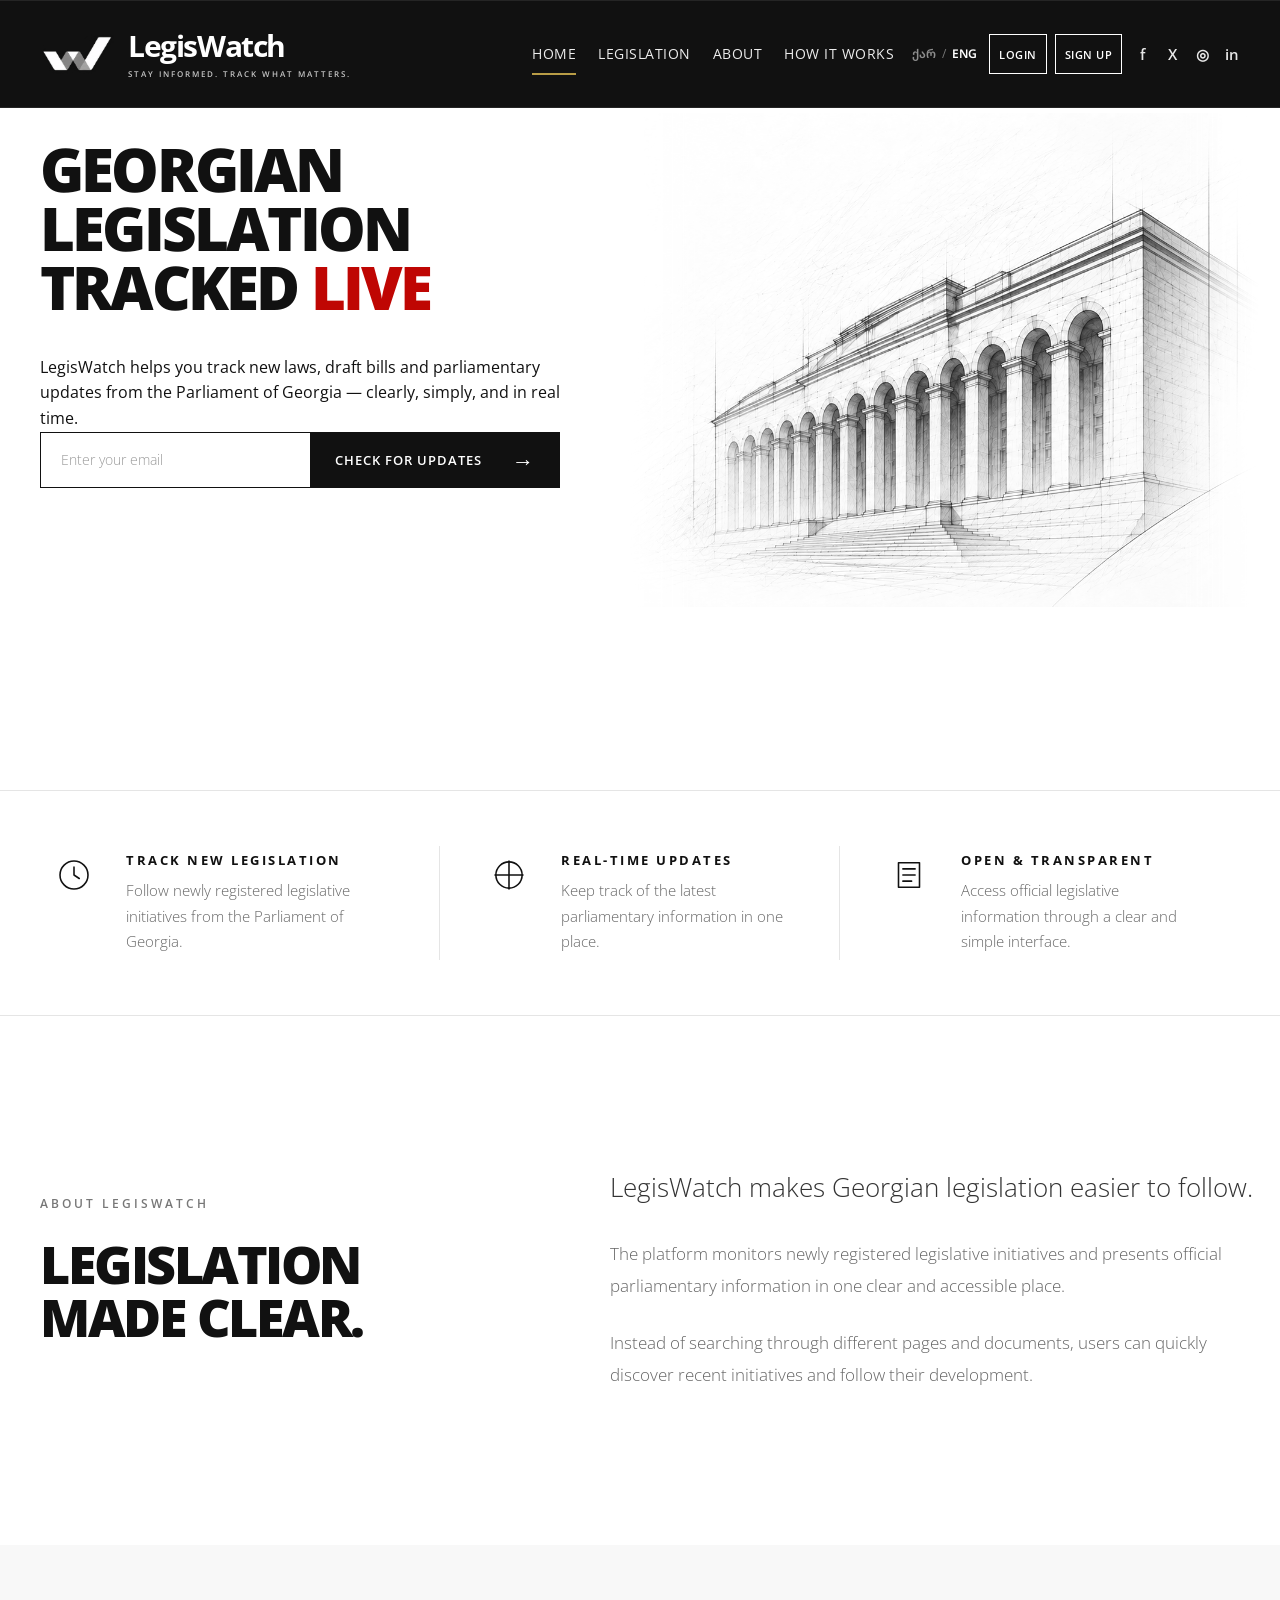
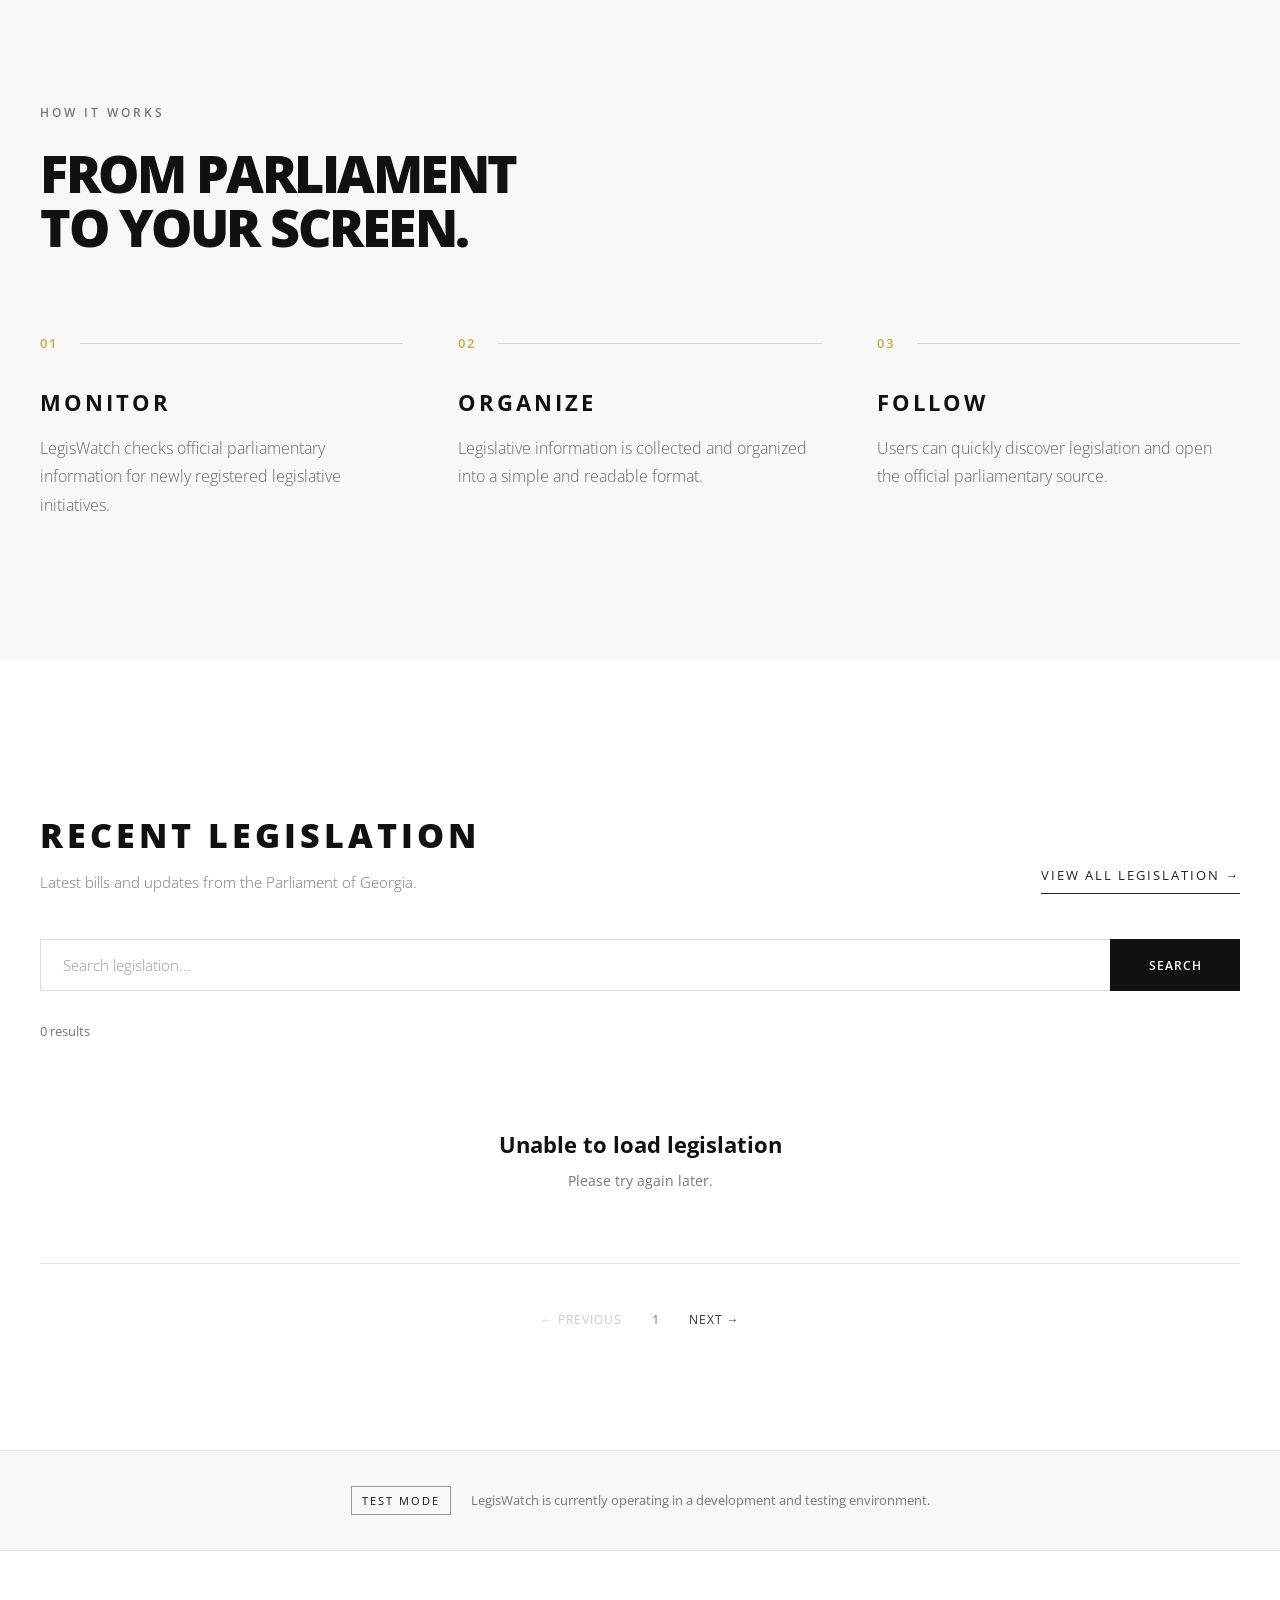
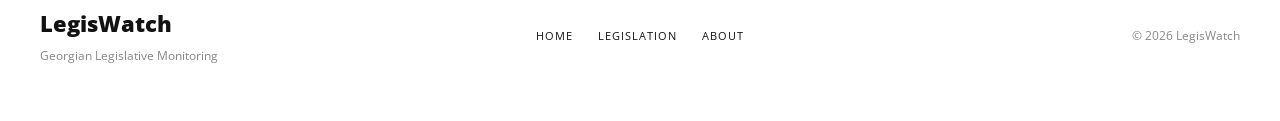
<file: frontend/index.html>
<!DOCTYPE html>
<html lang="en">

<head>

    <meta charset="UTF-8">

    <meta
        name="viewport"
        content="width=device-width, initial-scale=1.0"
    >

    <meta
        name="description"
        content="LegisWatch — საქართველოს საკანონმდებლო ინიციატივების მონიტორინგი"
    >

    <title>LegisWatch</title>


    <!-- FONTS -->

    <link rel="preconnect" href="https://fonts.googleapis.com">

    <link
        rel="preconnect"
        href="https://fonts.gstatic.com"
        crossorigin
    >

    <link
        href="https://fonts.googleapis.com/css2?family=Noto+Sans+Georgian:wght@300;400;500;600;700;800&family=Open+Sans:wght@300;400;600;700;800&display=swap"
        rel="stylesheet"
    >

    <link
        href="https://fonts.cdnfonts.com/css/cofo-sans"
        rel="stylesheet"
    >


    <!-- CSS -->

    <link
        rel="stylesheet"
        href="style.css?v=102"
    >

</head>


<body>


<!-- =====================================================
     HEADER
===================================================== -->

<header class="site-header">

    <div class="container header-inner">

        <a
            href="#home"
            class="logo"
        >

            <img
                src="Assets/legiswatch-logo.png"
                alt="LegisWatch"
                class="logo-mark"
            >

            <div class="logo-info">

                <span class="logo-text">
                    LegisWatch
                </span>

                <span class="logo-tagline" data-i18n="header.tagline">
                    STAY INFORMED. TRACK WHAT MATTERS.
                </span>

            </div>

        </a>


        <nav class="main-nav">

            <a href="#home" class="active" data-i18n="nav.home">HOME</a>
            <a href="#legislation" data-i18n="nav.legislation">LEGISLATION</a>
            <a href="#about" data-i18n="nav.about">ABOUT</a>
            <a href="#how-it-works" data-i18n="nav.howItWorks">HOW IT WORKS</a>

        </nav>
        <div class="language-switcher" aria-label="Language selector">
            <button id="languageGeorgian" type="button">ქარ</button>
            <span>/</span>
            <button id="languageEnglish" type="button" class="active">ENG</button>
        </div>

        
        <div class="auth-buttons" id="authButtons">
            <button type="button" id="loginButton" class="login-button">
                LOGIN
            </button>
            <button type="button" id="signupButton" class="signup-button">
                SIGN UP
            </button>
        </div>

      
        <div class="user-menu" id="userMenu" style="display: none;">
            <a href="account.html" class="login-button">
                MY ACCOUNT
            </a>

            <span id="userEmail"></span>

            <button type="button" id="logoutButton" class="login-button">
                LOGOUT
            </button>
        </div>

        <div class="header-social">

            <a href="#">
                f
            </a>

            <a href="#">
                X
            </a>

            <a href="#">
                ◎
            </a>

            <a href="#">
                in
            </a>

        </div>

    </div>

</header>



<!-- =====================================================
     MAIN
===================================================== -->

<main>


<!-- =====================================================
     HERO
===================================================== -->

<section
    id="home"
    class="hero"
>

    <div class="container hero-inner">


        <div class="hero-content">

            <div class="gold-line"></div>


            <h1 data-i18n="hero.title">
                საკანონმდებლო<br>
                ინიციატივები<br>
                <span style="color: #bf0603;">LIVE</span> რეჟიმში
            </h1>


            <p data-i18n="hero.description">

                LegisWatch helps you track new laws,
                draft bills and parliamentary updates
                from the Parliament of Georgia —
                clearly, simply, and in real time.

            </p>


            <!-- EMAIL + CHECK BUTTON -->

            <div class="update-form">

                <input
                    id="emailInput"
                    type="email"
                    placeholder="Enter your email address"
                    data-i18n-placeholder="hero.emailPlaceholder"
                    autocomplete="email"
                >


                <button
                    id="checkButton"
                    class="outline-button"
                    type="button"
                >

                    <span id="buttonText" data-i18n="hero.checkUpdates">
                        CHECK FOR UPDATES
                    </span>

                    <span class="button-arrow">
                        →
                    </span>

                </button>

            </div>


            <div
                id="status"
                class="status"
            ></div>

        </div>



        <div class="hero-visual">

            <img
                src="Assets/law-books-sketch.png"
                alt="Legislation illustration"
                class="law-sketch"
            >

        </div>


    </div>

</section>



<!-- =====================================================
     FEATURES
===================================================== -->

<section class="features">

    <div class="container features-grid">


        <div class="feature">

    <div class="feature-icon">

        <svg viewBox="0 0 48 48">

            <circle
                cx="24"
                cy="24"
                r="16"
            />

            <path
                d="M24 15V24L30 28"
            />

        </svg>

    </div>


    <div>

        <h3 data-i18n="features.track.title">
            TRACK NEW LEGISLATION
        </h3>

        <p data-i18n="features.track.description">
            Follow newly registered
            legislative initiatives
            from the Parliament of Georgia.
        </p>

    </div>

</div>



<div class="feature">

    <div class="feature-icon">

        <svg viewBox="0 0 48 48">

            <path d="M8 24H40" />

            <path d="M24 8V40" />

            <circle
                cx="24"
                cy="24"
                r="15"
            />

        </svg>

    </div>


    <div>

        <h3 data-i18n="features.realtime.title">
            REAL-TIME UPDATES
        </h3>

        <p data-i18n="features.realtime.description">
            Keep track of the latest
            parliamentary information
            in one place.
        </p>

    </div>

</div>



<div class="feature">

    <div class="feature-icon">

        <svg viewBox="0 0 48 48">

            <path d="M12 10H36V38H12Z" />

            <path d="M17 17H31" />

            <path d="M17 24H31" />

            <path d="M17 31H27" />

        </svg>

    </div>


    <div>

        <h3 data-i18n="features.open.title">
            OPEN & TRANSPARENT
        </h3>

        <p data-i18n="features.open.description">
            Access official legislative
            information through a clear
            and simple interface.
        </p>

    </div>

</div>


    </div>

</section>



<!-- =====================================================
     ABOUT
===================================================== -->

<section
    id="about"
    class="about-section"
>

    <div class="container about-inner">


        <div class="section-heading">

            <div class="gold-line"></div>


            <span class="about-label">
                ABOUT LEGISWATCH
            </span>


            <h2>

                LEGISLATION<br>
                MADE CLEAR.

            </h2>

        </div>


        <div class="about-text">


            <p class="about-lead">

                LegisWatch makes Georgian legislation
                easier to follow.

            </p>


            <p>

                The platform monitors newly registered
                legislative initiatives and presents
                official parliamentary information in
                one clear and accessible place.

            </p>


            <p>

                Instead of searching through different
                pages and documents, users can quickly
                discover recent initiatives and follow
                their development.

            </p>


        </div>


    </div>

</section>


<!-- =====================================================
     HOW IT WORKS
===================================================== -->

<section
    id="how-it-works"
    class="process-section"
>

    <div class="container">


        <div class="process-heading">

            <div class="gold-line"></div>


            <span
                class="process-label"
                data-i18n="process.label"
            >
                HOW IT WORKS
            </span>


            <h2 data-i18n="process.title">
                FROM PARLIAMENT<br>
                TO YOUR SCREEN.
            </h2>

        </div>



        <div class="process-grid">


            <div class="process-item">

                <div class="process-top">

                    <span class="process-number">
                        01
                    </span>

                    <span class="process-line"></span>

                </div>


                <h3 data-i18n="process.monitor.title">
                    MONITOR
                </h3>


                <p data-i18n="process.monitor.description">

                    LegisWatch checks official
                    parliamentary information
                    for newly registered
                    legislative initiatives.

                </p>

            </div>



            <div class="process-item">

                <div class="process-top">

                    <span class="process-number">
                        02
                    </span>

                    <span class="process-line"></span>

                </div>


                <h3 data-i18n="process.organize.title">
                    ORGANIZE
                </h3>


                <p data-i18n="process.organize.description">

                    Legislative information is
                    collected and organized into
                    a simple and readable format.

                </p>

            </div>



            <div class="process-item">

                <div class="process-top">

                    <span class="process-number">
                        03
                    </span>

                    <span class="process-line"></span>

                </div>


                <h3 data-i18n="process.follow.title">
                    FOLLOW
                </h3>


                <p data-i18n="process.follow.description">

                    Users can quickly discover
                    legislation and open the
                    official parliamentary source.

                </p>

            </div>


        </div>

    </div>

</section>


<!-- =====================================================
     RECENT LEGISLATION
===================================================== -->

<section
    id="legislation"
    class="legislation-section"
>

    <div class="container">


        <div class="legislation-header">


            <div>

                <div class="gold-line"></div>

                <h2 data-i18n="legislation.title">
                    RECENT LEGISLATION
                </h2>

                <p data-i18n="legislation.description">
                    Latest bills and updates from
                    the Parliament of Georgia.
                </p>

            </div>


            <a
                href="#legislation"
                class="view-all"
                data-i18n="legislation.viewAll"
            >
                VIEW ALL LEGISLATION →
            </a>


        </div>



        <div class="search-area">

            <input
                id="searchInput"
                type="text"
                placeholder="Search legislation..."
                data-i18n-placeholder="legislation.searchPlaceholder"
            >


            <button
                id="searchButton"
                type="button"
                data-i18n="legislation.searchButton"
            >
                SEARCH
            </button>

        </div>



        <div
            id="resultCount"
            class="result-count"
            data-i18n="legislation.resultCount"
        >
            0 results
        </div>



        <div
            id="emptyState"
            class="empty-state"
        >

            <h3 data-i18n="legislation.emptyTitle">
                No legislation found
            </h3>

            <p data-i18n="legislation.emptyDescription">
                Try another search.
            </p>

        </div>



        <div
            id="results"
            class="results"
        ></div>



        <div class="pagination">


            <button
                id="previousButton"
                type="button"
                disabled
                data-i18n="legislation.previous"
            >
                ← PREVIOUS
            </button>


            <span id="pageNumber">
                1
            </span>


            <button
                id="nextButton"
                type="button"
                data-i18n="legislation.next"
            >
                NEXT →
            </button>


        </div>


    </div>

</section>



<!-- =====================================================
     TEST NOTICE
===================================================== -->

<section class="test-notice">

    <div class="container notice-inner">

        <span
            class="notice-label"
            data-i18n="testNotice.label"
        >
            TEST MODE
        </span>

        <p data-i18n="testNotice.description">
            LegisWatch is currently operating
            in a development and testing environment.
        </p>

    </div>

</section>


</main>



<!-- =====================================================
     FOOTER
===================================================== -->

<footer class="footer">

    <div class="container footer-inner">


        <div class="footer-brand">

            <strong>
                LegisWatch
            </strong>

            <span data-i18n="footer.tagline">
                Georgian Legislative Monitoring
            </span>

        </div>


        <nav class="footer-nav">

            <a
                href="#home"
                data-i18n="footer.home"
            >
                HOME
            </a>

            <a
                href="#legislation"
                data-i18n="footer.legislation"
            >
                LEGISLATION
            </a>

            <a
                href="#about"
                data-i18n="footer.about"
            >
                ABOUT
            </a>

        </nav>


        <div class="footer-copy">

            © 2026 LegisWatch

        </div>


    </div>

</footer>


<!-- LOGIN MODAL -->
<div id="loginModal" class="auth-modal">
    <div class="auth-modal-content">
        <button
            type="button"
            id="closeLoginModal"
            class="auth-close"
            aria-label="Close"
        >
            &times;
        </button>

        <h2>LOGIN</h2>

        <form id="loginForm">
            <label for="loginEmail">Email</label>
            <input
                type="email"
                id="loginEmail"
                placeholder="Enter your email"
                required
            >

            <label for="loginPassword">Password</label>
            <input
                type="password"
                id="loginPassword"
                placeholder="Enter your password"
                required
            >

            <button type="submit" class="auth-submit">
                LOGIN
            </button>
        </form>

        <p id="loginMessage" class="auth-message"></p>
    </div>
</div>


<!-- JAVASCRIPT -->

<script src="script.js?v=100"></script>


</body>

</html>
</file>
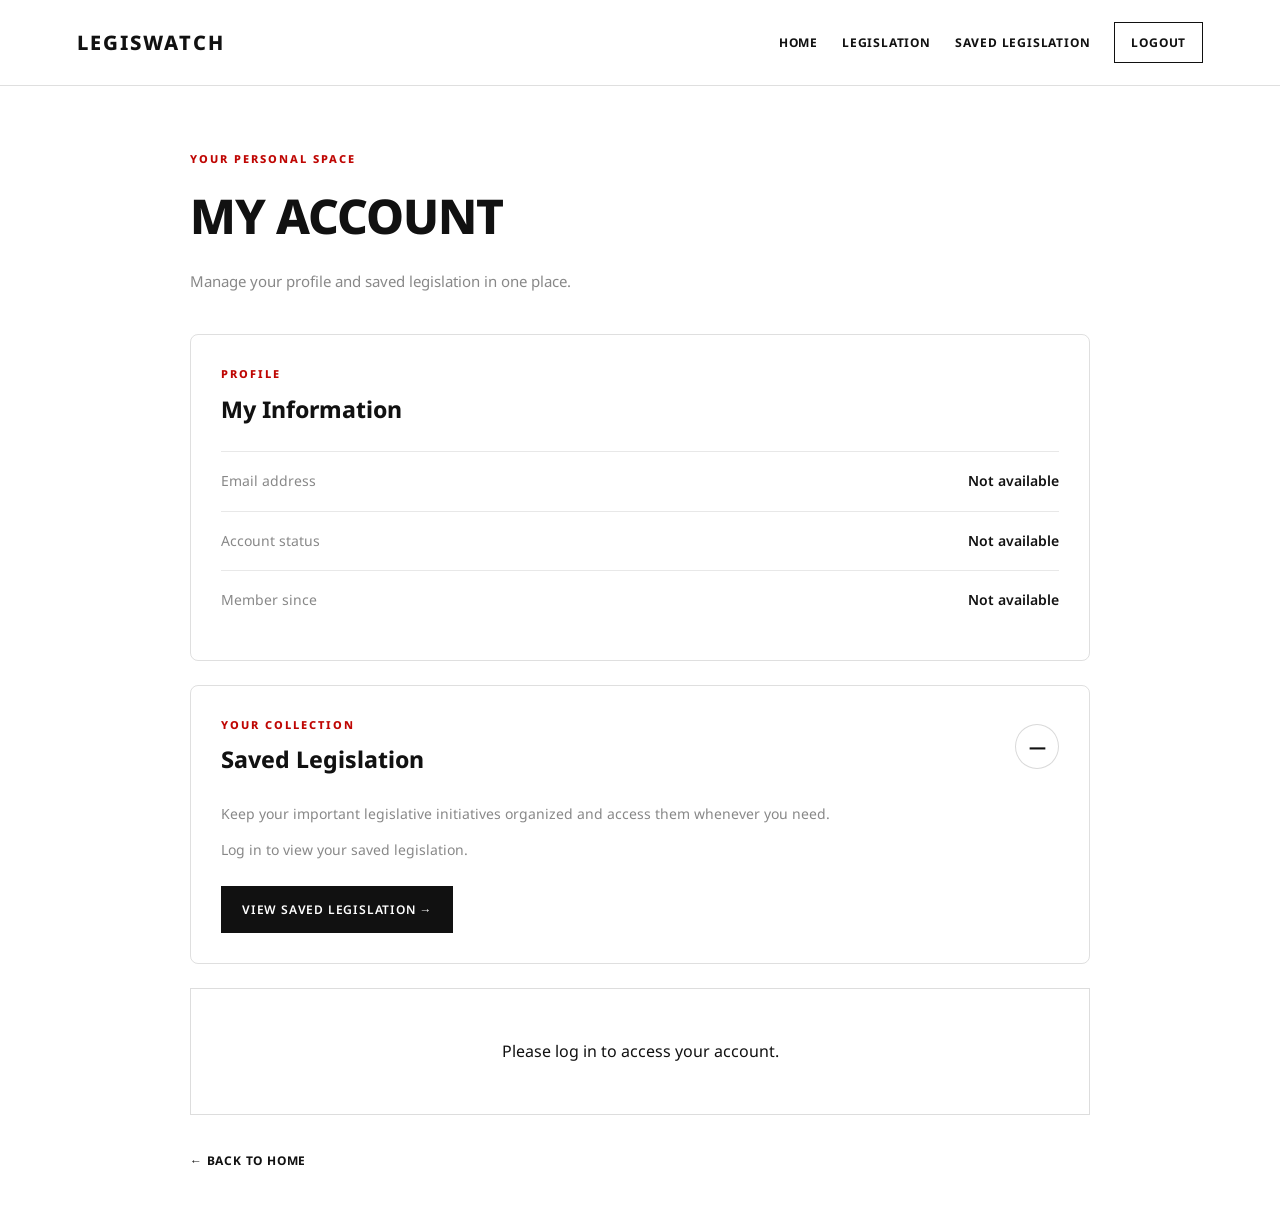
<file: frontend/account.html>
<!DOCTYPE html>
<html lang="en">
<head>
    <meta charset="UTF-8">
    <meta name="viewport" content="width=device-width, initial-scale=1.0">

    <title>My Account | LegisWatch</title>

    <link rel="stylesheet" href="style.css">
</head>

<body>

    <header class="account-nav">
        <a href="index.html" class="account-logo">
            LEGISWATCH
        </a>

        <nav class="account-navigation">
            <a href="index.html">HOME</a>
            <a href="index.html#legislation">LEGISLATION</a>
            <a href="saved.html">SAVED LEGISLATION</a>
            <button type="button" id="logoutButton">
                LOGOUT
            </button>
        </nav>
    </header>

    <main class="account-page">

        <section class="account-header">
            <p class="account-label">YOUR PERSONAL SPACE</p>

            <h1>MY ACCOUNT</h1>

            <p>
                Manage your profile and saved legislation
                in one place.
            </p>
        </section>

        <section class="account-card">
            <div class="account-section-heading">
                <div>
                    <p class="account-label">PROFILE</p>
                    <h2>My Information</h2>
                </div>
            </div>

            <div class="account-info">
                <span>Email address</span>
                <p id="accountEmail">Loading...</p>
            </div>

            <div class="account-info">
                <span>Account status</span>
                <p id="accountStatus">Loading...</p>
            </div>

            <div class="account-info">
                <span>Member since</span>
                <p id="accountCreatedAt">Loading...</p>
            </div>
        </section>

        <section class="account-card">
            <div class="account-section-heading">
                <div>
                    <p class="account-label">YOUR COLLECTION</p>
                    <h2>Saved Legislation</h2>
                </div>

                <span
                    id="savedBillsCount"
                    class="account-count"
                >—</span>
            </div>

            <p class="account-description">
                Keep your important legislative initiatives
                organized and access them whenever you need.
            </p>

            <p
                id="savedBillsMessage"
                class="account-secondary-message"
            >Loading saved legislation...</p>

            <a
                href="saved.html"
                class="saved-view-button"
            >
                VIEW SAVED LEGISLATION →
            </a>
        </section>

        <p
            id="accountError"
            class="saved-error"
            role="alert"
            style="display: none;"
        ></p>

        <div class="account-footer">
            <a href="index.html">← BACK TO HOME</a>
        </div>

    </main>

    <script>
        const API_URL =
            "https://legiswatch-v2-development-production.up.railway.app";

        const accountEmail =
            document.getElementById("accountEmail");

        const accountStatus =
            document.getElementById("accountStatus");

        const accountCreatedAt =
            document.getElementById("accountCreatedAt");

        const savedBillsCount =
            document.getElementById("savedBillsCount");

        const savedBillsMessage =
            document.getElementById("savedBillsMessage");

        const accountError =
            document.getElementById("accountError");

        const logoutButton =
            document.getElementById("logoutButton");

        function showAccountError(message) {
            accountError.textContent = message;
            accountError.style.display = "block";
        }

        function formatDate(value) {
            if (!value) {
                return "Not available";
            }

            const date = new Date(value);

            if (Number.isNaN(date.getTime())) {
                return "Not available";
            }

            return date.toLocaleDateString(
                document.documentElement.lang || "en",
                {
                    year: "numeric",
                    month: "long",
                    day: "numeric"
                }
            );
        }

        async function loadAccount() {
            const token =
                localStorage.getItem("legiswatchToken");

            if (!token) {
                showAccountError(
                    "Please log in to access your account."
                );

                accountEmail.textContent = "Not available";
                accountStatus.textContent = "Not available";
                accountCreatedAt.textContent = "Not available";
                savedBillsCount.textContent = "—";
                savedBillsMessage.textContent =
                    "Log in to view your saved legislation.";

                return;
            }

            try {
                const response = await fetch(
                    `${API_URL}/me`,
                    {
                        headers: {
                            "Authorization": `Bearer ${token}`
                        }
                    }
                );

                if (response.status === 401) {
                    localStorage.removeItem("legiswatchToken");

                    showAccountError(
                        "Your session has expired. Please log in again."
                    );

                    accountEmail.textContent = "Not available";
                    accountStatus.textContent = "Not available";
                    accountCreatedAt.textContent = "Not available";
                    savedBillsCount.textContent = "—";
                    savedBillsMessage.textContent =
                        "Log in to view your saved legislation.";

                    return;
                }

                if (!response.ok) {
                    throw new Error(
                        "Unable to load account information."
                    );
                }

                const data = await response.json();
                const user = data.user;

                accountEmail.textContent =
                    user.email || "Not available";

                accountStatus.textContent =
                    user.is_verified === true
                        ? "Verified"
                        : "Not verified";

                accountCreatedAt.textContent =
                    formatDate(user.created_at);

                await loadSavedBills(token);

            } catch (error) {
                console.error("Account loading error:", error);

                showAccountError(
                    "Unable to load your account information. Please try again."
                );
            }
        }

        async function loadSavedBills(token) {
            try {
                const response = await fetch(
                    `${API_URL}/saved-bills`,
                    {
                        headers: {
                            "Authorization": `Bearer ${token}`
                        }
                    }
                );

                if (response.status === 401) {
                    localStorage.removeItem("legiswatchToken");

                    showAccountError(
                        "Your session has expired. Please log in again."
                    );

                    savedBillsCount.textContent = "—";
                    savedBillsMessage.textContent =
                        "Please log in to view saved legislation.";

                    return;
                }

                if (!response.ok) {
                    throw new Error(
                        "Unable to load saved legislation."
                    );
                }

                const data = await response.json();

                const bills = Array.isArray(data.saved_bills)
                    ? data.saved_bills
                    : [];

                savedBillsCount.textContent = bills.length;

                savedBillsMessage.textContent =
                    bills.length === 0
                        ? "You have not saved any legislation yet."
                        : `You have ${bills.length} saved ${
                            bills.length === 1
                                ? "legislative initiative"
                                : "legislative initiatives"
                        }.`;

            } catch (error) {
                console.error(
                    "Saved legislation loading error:",
                    error
                );

                savedBillsCount.textContent = "—";
                savedBillsMessage.textContent =
                    "Saved legislation could not be loaded.";
            }
        }

        logoutButton.addEventListener("click", function () {
            localStorage.removeItem("legiswatchToken");
            window.location.href = "index.html";
        });

        loadAccount();
    </script>

</body>
</html>
</file>
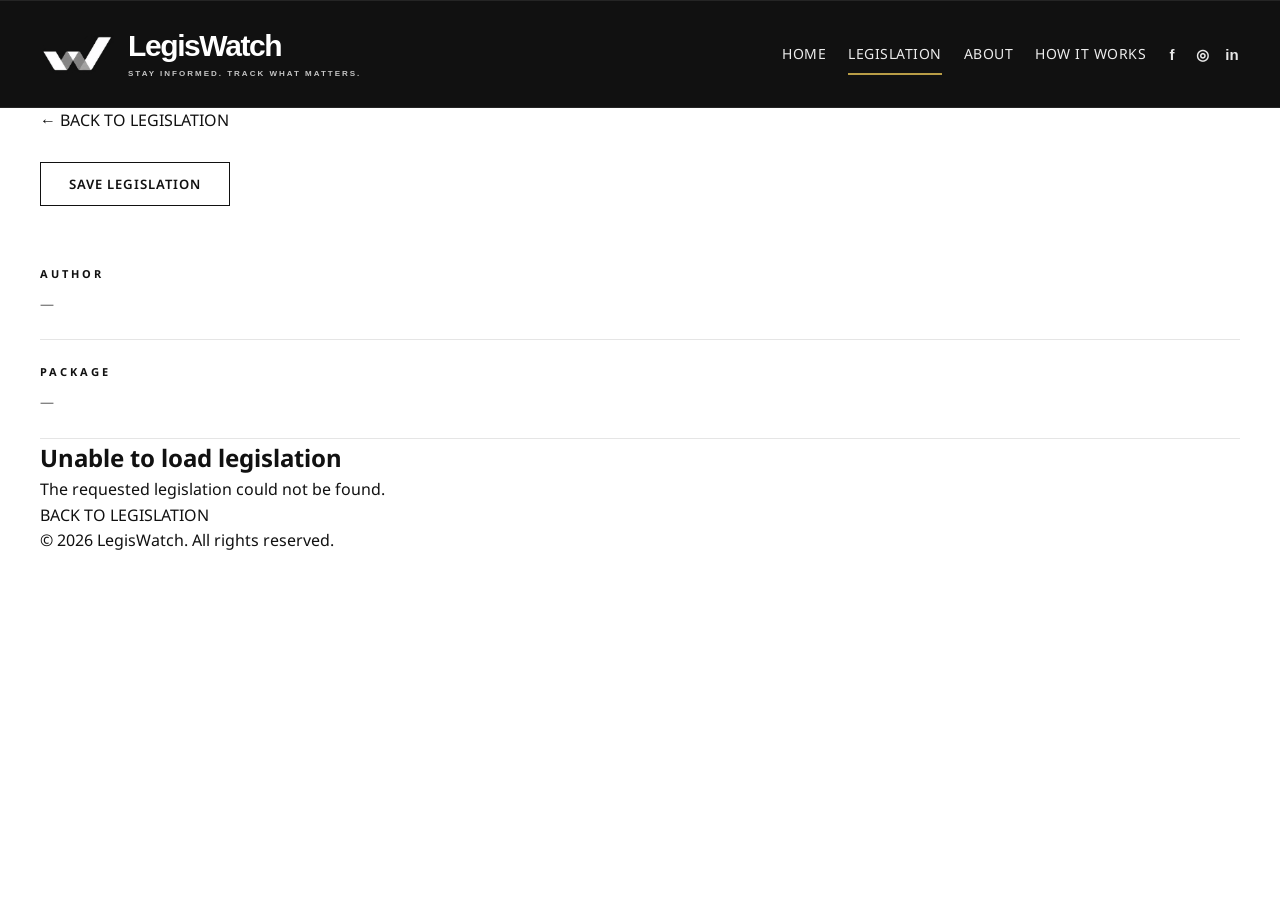
<file: frontend/bill.html>
<!DOCTYPE html>
<html lang="en">

<head>

    <meta charset="UTF-8">

    <meta
        name="viewport"
        content="width=device-width, initial-scale=1.0"
    >

    <title>Bill Details | LegisWatch</title>

    <link
        rel="stylesheet"
        href="style.css"
    >

</head>


<body>


    <!-- =====================================================
         HEADER
    ====================================================== -->

    <header class="site-header">

        <div class="container header-inner">


            <!-- LOGO -->

            <a
                href="index.html#home"
                class="logo"
            >

                <img
                    src="Assets/legiswatch-logo.png"
                    alt="LegisWatch"
                    class="logo-mark"
                >

                <div class="logo-info">

                    <span class="logo-text">
                        LegisWatch
                    </span>

                    <span class="logo-tagline">
                        STAY INFORMED. TRACK WHAT MATTERS.
                    </span>

                </div>

            </a>


            <!-- NAVIGATION -->

            <nav class="main-nav">

                <a href="index.html#home">
                    HOME
                </a>

                <a
                    href="index.html#legislation"
                    class="active"
                >
                    LEGISLATION
                </a>

                <a href="index.html#about">
                    ABOUT
                </a>

                <a href="index.html#how-it-works">
                    HOW IT WORKS
                </a>

            </nav>


            <!-- SOCIAL -->

            <div class="header-social">

                <a
                    href="#"
                    aria-label="Facebook"
                >
                    f
                </a>

                <a
                    href="#"
                    aria-label="Instagram"
                >
                    ◎
                </a>

                <a
                    href="#"
                    aria-label="LinkedIn"
                >
                    in
                </a>

            </div>


        </div>

    </header>



    <!-- =====================================================
         BILL DETAILS
    ====================================================== -->

    <main class="bill-details-page">

        <div class="container">


            <!-- BACK -->

            <a
                href="index.html#legislation"
                class="bill-back"
            >
                ← BACK TO LEGISLATION
            </a>


            <!-- HEADER -->

            <div class="bill-details-header">

                <div class="gold-line"></div>

                <div
                    id="billType"
                    class="bill-type"
                >
                    LOADING...
                </div>

                <h1 id="billName">
                    Loading legislation...
                </h1>

            </div>
            <div class="bill-save-container">

                <button
                    id="saveBillButton"
                    class="bill-save-button"
                    type="button"
                >
                    <span id="saveBillButtonText">
                        SAVE LEGISLATION
                    </span>
                </button>

            </div>

            <!-- DESCRIPTION -->

            <section class="bill-description-section">

                <h2>
                    DESCRIPTION
                </h2>

                <p id="billDescription">
                    Loading description...
                </p>

            </section>


            <!-- INFORMATION -->

            <section class="bill-information">

                <div class="bill-information-grid">


                    <!-- REGISTRATION NUMBER -->

                    <div class="bill-field">

                        <span class="bill-field-label">
                            REGISTRATION NUMBER
                        </span>

                        <span
                            id="registrationNumber"
                            class="bill-field-value"
                        >
                            —
                        </span>

                    </div>


                    <!-- REGISTRATION DATE -->

                    <div class="bill-field">

                        <span class="bill-field-label">
                            REGISTRATION DATE
                        </span>

                        <span
                            id="registrationDate"
                            class="bill-field-value"
                        >
                            —
                        </span>

                    </div>


                    <!-- BILL COUNT -->

                    <div class="bill-field">

                        <span class="bill-field-label">
                            BILL COUNT
                        </span>

                        <span
                            id="billCount"
                            class="bill-field-value"
                        >
                            —
                        </span>

                    </div>


                    <!-- CONFIRMED PROCEDURE -->

                    <div class="bill-field">

                        <span class="bill-field-label">
                            CONFIRMED PROCEDURE
                        </span>

                        <span
                            id="confirmedProcedure"
                            class="bill-field-value"
                        >
                            —
                        </span>

                    </div>


                </div>

            </section>


            <!-- INITIATOR -->

            <section class="bill-person-section">

                <h2>
                    INITIATOR
                </h2>

                <p id="initiator">
                    —
                </p>

            </section>


            <!-- AUTHOR -->

            <section class="bill-person-section">

                <h2>
                    AUTHOR
                </h2>

                <p id="author">
                    —
                </p>

            </section>


            <!-- PACKAGE -->

            <section class="bill-person-section">

                <h2>
                    PACKAGE
                </h2>

                <p id="packageName">
                    —
                </p>

            </section>


            <!-- OFFICIAL LINK -->

            <div class="bill-official-link">

                <a
                    id="officialLink"
                    href="#"
                    target="_blank"
                    rel="noopener noreferrer"
                >
                    VIEW OFFICIAL PARLIAMENT PAGE →
                </a>

            </div>


            <!-- ERROR -->

            <div
                id="billError"
                class="bill-error"
                style="display: none;"
            >

                <h2>
                    Unable to load legislation
                </h2>

                <p>
                    The requested legislation could not be found.
                </p>

                <a href="index.html#legislation">
                    BACK TO LEGISLATION
                </a>

            </div>


        </div>

    </main>



    <!-- =====================================================
         FOOTER
    ====================================================== -->

    <footer class="site-footer">

        <div class="container">

            <p>
                © 2026 LegisWatch. All rights reserved.
            </p>

        </div>

    </footer>



    <!-- =====================================================
         BILL DETAILS JAVASCRIPT
    ====================================================== -->

    <script>

        const API_URL =
            "https://legiswatch-v2-development-production.up.railway.app";


        /*
         * ვიღებთ bill ID-ს URL-იდან.
         *
         * მაგალითად:
         *
         * bill.html?id=32366
         *
         * აქ billId იქნება:
         *
         * 32366
         */

        const urlParams =
            new URLSearchParams(
                window.location.search
            );


        const billId =
            urlParams.get("id");


        /*
         * HTML ელემენტები
         */

        const billType =
            document.getElementById(
                "billType"
            );

        const billName =
            document.getElementById(
                "billName"
            );

        const billDescription =
            document.getElementById(
                "billDescription"
            );

        const registrationNumber =
            document.getElementById(
                "registrationNumber"
            );

        const registrationDate =
            document.getElementById(
                "registrationDate"
            );

        const billCount =
            document.getElementById(
                "billCount"
            );

        const confirmedProcedure =
            document.getElementById(
                "confirmedProcedure"
            );

        const initiator =
            document.getElementById(
                "initiator"
            );

        const author =
            document.getElementById(
                "author"
            );

        const packageName =
            document.getElementById(
                "packageName"
            );

        const officialLink =
            document.getElementById(
                "officialLink"
            );

        const billError =
            document.getElementById(
                "billError"
            );
        const saveBillButton =
            document.getElementById(
                "saveBillButton"
            );

        const saveBillButtonText =
            document.getElementById(
                "saveBillButtonText"
            );

        /*
         * HTML უსაფრთხოებისთვის
         */

        function escapeHTML(value) {

            return String(
                value ?? ""
            )

                .replaceAll(
                    "&",
                    "&amp;"
                )

                .replaceAll(
                    "<",
                    "&lt;"
                )

                .replaceAll(
                    ">",
                    "&gt;"
                )

                .replaceAll(
                    '"',
                    "&quot;"
                )

                .replaceAll(
                    "'",
                    "&#039;"
                );

        }
        async function checkSavedBill() {

            const token =
                localStorage.getItem("legiswatchToken");

            if (!token || !billId) {
                return;
            }

            try {

                const response =
                    await fetch(
                        `${API_URL}/saved-bills`,
                        {
                            headers: {
                                "Authorization":
                                    `Bearer ${token}`
                            }
                        }
                    );

        if (!response.ok) {
            return;
        }

        const data =
            await response.json();

        const savedBills =
            data.saved_bills || [];

        const isSaved =
            savedBills.some(
                function (bill) {
                    return bill[1] === Number(billId);
                }
            );

        if (isSaved) {

            saveBillButtonText.textContent =
                "SAVED";

        }

    } catch (error) {

        console.error(
            "Unable to check saved bill:",
            error
        );

    }
}


        async function toggleSavedBill() {

    const token =
        localStorage.getItem("legiswatchToken");

    if (!token || !billId) {
        return;
    }

    const isSaved =
        saveBillButtonText.textContent === "SAVED";

    try {

        saveBillButton.disabled = true;

        if (!isSaved) {

            const response =
                await fetch(
                    `${API_URL}/saved-bills/${billId}`,
                    {
                        method: "POST",
                        headers: {
                            "Authorization":
                                `Bearer ${token}`
                        }
                    }
                );

            if (!response.ok) {
                throw new Error(
                    "Unable to save legislation"
                );
            }

            saveBillButtonText.textContent =
                "SAVED";

        } else {

            const response =
                await fetch(
                    `${API_URL}/saved-bills/${billId}`,
                    {
                        method: "DELETE",
                        headers: {
                            "Authorization":
                                `Bearer ${token}`
                        }
                    }
                );

            if (!response.ok) {
                throw new Error(
                    "Unable to remove legislation"
                );
            }

            saveBillButtonText.textContent =
                "SAVE LEGISLATION";
        }

    } catch (error) {

        console.error(
            "Saved legislation error:",
            error
        );

    } finally {

        saveBillButton.disabled = false;

    }
}


        saveBillButton.addEventListener(
            "click",
            toggleSavedBill
        );
        /*
         * მონაცემების ჩატვირთვა
         */

        async function loadBill() {


            /*
             * თუ URL-ში ID საერთოდ არ გვაქვს
             */

            if (!billId) {

                showError();

                return;

            }


            try {

                const response =
                    await fetch(
                        `${API_URL}/bills/${billId}`
                    );


                if (!response.ok) {

                    throw new Error(
                        "Bill not found"
                    );

                }


                const bill =
                    await response.json();


                /*
                 * მონაცემების გამოტანა
                 */

                billType.textContent =
                    bill.bill_type || "LEGISLATION";


                billName.textContent =
                    bill.bill_name || "Untitled legislation";


                billDescription.textContent =
                    bill.bill_description ||
                    "Description not available.";


                registrationNumber.textContent =
                    bill.registration_number ||
                    "—";


                registrationDate.textContent =
                    bill.registration_date ||
                    "—";


                billCount.textContent =
                    bill.bill_count ??
                    "—";


                confirmedProcedure.textContent =
                    bill.confirmed_procedure === true
                        ? "Yes"
                        : bill.confirmed_procedure === false
                            ? "No"
                            : "—";


                initiator.textContent =
                    bill.initiator ||
                    "—";


                author.textContent =
                    bill.author ||
                    "—";


                packageName.textContent =
                    bill.package_name ||
                    "—";


                /*
                 * ოფიციალური პარლამენტის გვერდი
                 */

                officialLink.href =
                    `https://info.parliament.ge/#law-drafting/${bill.bill_id}`;


                /*
                 * გვერდის title
                 */

                document.title =
                    `${bill.bill_name} | LegisWatch`;

            }


            catch (error) {

                console.error(error);

                showError();

            }

        }


        /*
         * Error state
         */

        function showError() {

            document.querySelector(
                ".bill-details-header"
            ).style.display = "none";

            document.querySelector(
                ".bill-description-section"
            ).style.display = "none";

            document.querySelector(
                ".bill-information"
            ).style.display = "none";

            document.querySelector(
                ".bill-person-section"
            ).style.display = "none";

            document.querySelector(
                ".bill-official-link"
            ).style.display = "none";

            billError.style.display =
                "block";

        }


        /*
         * დაწყება
         */

        loadBill();
        checkSavedBill();

    </script>


</body>

</html>
</file>
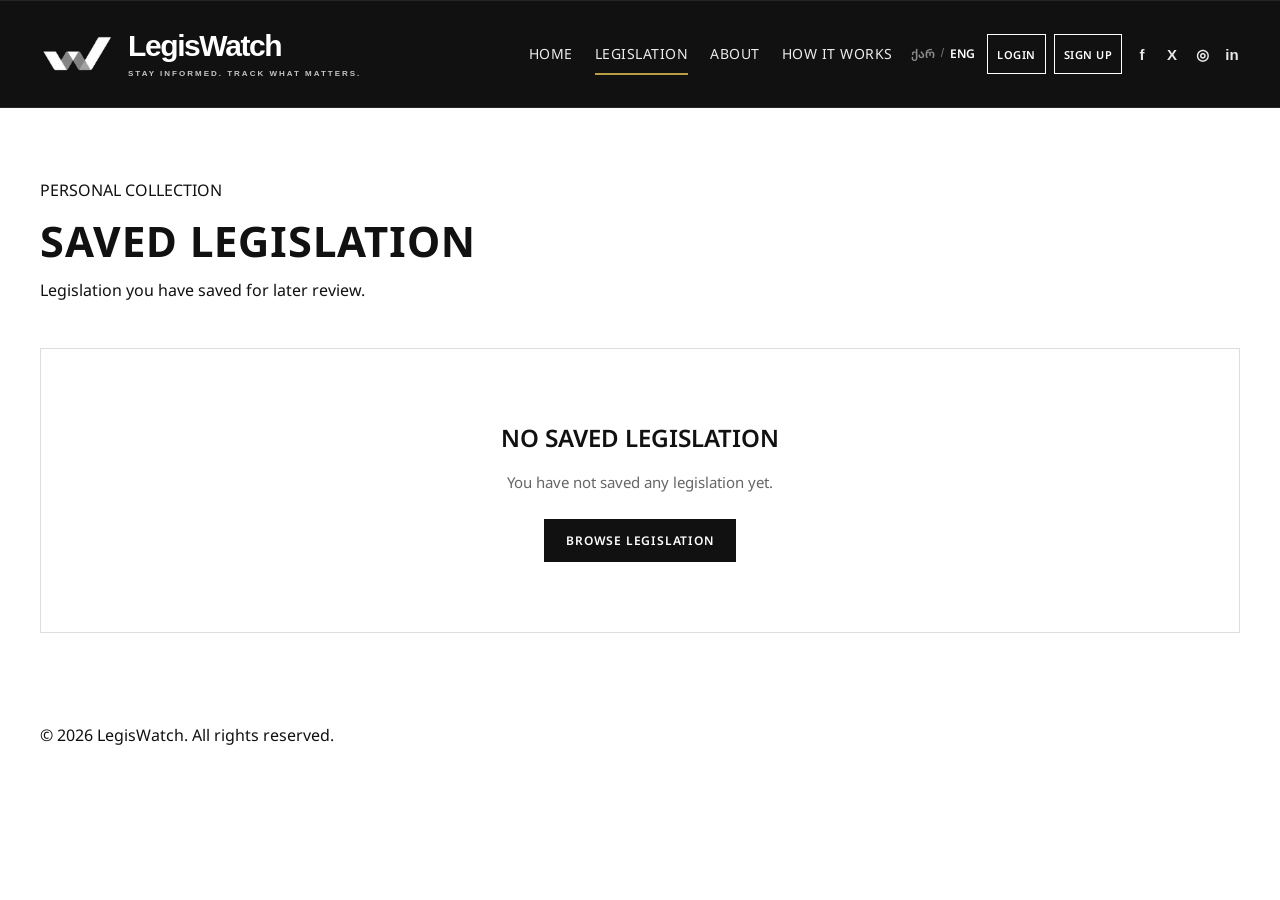
<file: frontend/saved.html>
<!DOCTYPE html>
<html lang="en">

<head>

    <meta charset="UTF-8">

    <meta
        name="viewport"
        content="width=device-width, initial-scale=1.0"
    >

    <title>Saved Legislation | LegisWatch</title>

    <link
        rel="stylesheet"
        href="style.css"
    >

</head>


<body>


<!-- =====================================================
     HEADER
====================================================== -->

<header class="site-header">
    <div class="container header-inner">

        <!-- LOGO -->
        <a href="index.html#home" class="logo">
            <img
                src="Assets/legiswatch-logo.png"
                alt="LegisWatch"
                class="logo-mark"
            >

            <div class="logo-info">
                <span class="logo-text">LegisWatch</span>
                <span class="logo-tagline">
                    STAY INFORMED. TRACK WHAT MATTERS.
                </span>
            </div>
        </a>

        <!-- NAVIGATION -->
        <nav class="main-nav">
            <a href="index.html#home">HOME</a>

            <a href="index.html#legislation" class="active">
                LEGISLATION
            </a>

            <a href="index.html#about">ABOUT</a>

            <a href="index.html#how-it-works">
                HOW IT WORKS
            </a>
        </nav>

        <!-- LANGUAGE SWITCHER -->
        <div class="language-switcher" aria-label="Language selector">
            <button id="languageGeorgian" type="button">ქარ</button>
            <span>/</span>
            <button id="languageEnglish" type="button" class="active">
                ENG
            </button>
        </div>

        <!-- AUTHENTICATION -->
        <div class="auth-buttons" id="authButtons">
            <button
                type="button"
                id="loginButton"
                class="login-button"
            >
                LOGIN
            </button>

            <button
                type="button"
                id="signupButton"
                class="signup-button"
            >
                SIGN UP
            </button>
        </div>

        <!-- LOGGED-IN USER -->
        <div class="user-menu" id="userMenu" style="display: none;">
            <a href="account.html" class="login-button">
                MY ACCOUNT
            </a>

            <span id="userEmail"></span>

            <button
                type="button"
                id="logoutButton"
                class="login-button"
            >
                LOGOUT
            </button>
        </div>

        <!-- SOCIAL -->
        <div class="header-social">
            <a href="#" aria-label="Facebook">f</a>
            <a href="#" aria-label="X">X</a>
            <a href="#" aria-label="Instagram">◎</a>
            <a href="#" aria-label="LinkedIn">in</a>
        </div>

    </div>
</header>


    <!-- =====================================================
         SAVED LEGISLATION
    ====================================================== -->

    <main class="saved-legislation-page">

        <div class="container">


            <!-- PAGE HEADER -->

            <div class="saved-legislation-header">

                <div class="gold-line"></div>

                <div class="bill-type">
                    PERSONAL COLLECTION
                </div>

                <h1>
                    SAVED LEGISLATION
                </h1>

                <p>
                    Legislation you have saved for later review.
                </p>

            </div>


            <!-- SAVED BILLS -->

            <section class="saved-legislation-section">

                <div
                    id="savedBills"
                    class="saved-bills-list"
                >
                </div>


                <!-- EMPTY STATE -->

                <div
                    id="savedEmptyState"
                    class="saved-empty-state"
                    style="display: none;"
                >

                    <h2>
                        NO SAVED LEGISLATION
                    </h2>

                    <p>
                        You have not saved any legislation yet.
                    </p>

                    <a
                        href="index.html#legislation"
                        class="saved-back-button"
                    >
                        BROWSE LEGISLATION
                    </a>

                </div>


                <!-- ERROR -->

                <div
                    id="savedError"
                    class="saved-error"
                    style="display: none;"
                >

                    <h2>
                        UNABLE TO LOAD SAVED LEGISLATION
                    </h2>

                    <p>
                        Please try again later.
                    </p>

                </div>

            </section>


        </div>

    </main>



    <!-- =====================================================
         FOOTER
    ====================================================== -->

    <footer class="site-footer">

        <div class="container">

            <p>
                © 2026 LegisWatch. All rights reserved.
            </p>

        </div>

    </footer>



    <!-- =====================================================
         SAVED LEGISLATION JAVASCRIPT
    ====================================================== -->

    <script>

        const API_URL =
            "https://legiswatch-v2-development-production.up.railway.app";


        const savedBills =
            document.getElementById(
                "savedBills"
            );

        const savedEmptyState =
            document.getElementById(
                "savedEmptyState"
            );

        const savedError =
            document.getElementById(
                "savedError"
            );
        
async function removeSavedBill(billId, billCard) {

    const token =
        localStorage.getItem(
            "legiswatchToken"
        );

    if (!token) {
        return;
    }

    try {

        const response =
            await fetch(
                `${API_URL}/saved-bills/${billId}`,
                {
                    method: "DELETE",
                    headers: {
                        "Authorization":
                            `Bearer ${token}`
                    }
                }
            );

        if (!response.ok) {
            throw new Error(
                "Unable to remove legislation"
            );
        }

        billCard.remove();

        if (savedBills.children.length === 0) {
            savedEmptyState.style.display = "block";
        }

    } catch (error) {

        console.error(
            "Remove saved legislation error:",
            error
        );

        alert(
            "Unable to remove legislation. Please try again."
        );

    }
}



        async function loadSavedBills() {

        const token =
            localStorage.getItem(
                "legiswatchToken"
            );


        if (!token) {

            savedEmptyState.style.display =
                "block";

            return;
        }


        try {

            const response =
                await fetch(
                    `${API_URL}/saved-bills`,
                    {
                        headers: {
                            "Authorization":
                                `Bearer ${token}`
                        }
                    }
                );


            if (!response.ok) {

                throw new Error(
                    "Unable to load saved legislation"
                );

            }


            const data =
                await response.json();


            const bills =
                data.saved_bills || [];


            if (bills.length === 0) {

                savedEmptyState.style.display =
                    "block";

                return;
            }


            savedBills.innerHTML = "";


            bills.forEach(
                function (bill) {

                    const billId =
                        bill[1];

                    const billDescription =
                        bill[2] ||
                        "Description not available.";

                    const billName =
                        bill[3] ||
                        "Untitled legislation";

                    const billType =
                        bill[4] ||
                        "LEGISLATION";


                    const billCard =
                        document.createElement(
                            "article"
                        );

                    billCard.className =
                        "saved-bill-card";


                    billCard.innerHTML = `

                        <div class="saved-bill-card-content">

                            <div class="saved-bill-type">
                                ${billType}
                            </div>

                            <h2>
                                ${billName}
                            </h2>

                            <p>
                                ${billDescription}
                            </p>

                        </div>


                        <div class="saved-bill-card-actions">

                            <a
                                href="bill.html?id=${billId}"
                                class="saved-view-button"
                            >
                                VIEW LEGISLATION
                            </a>


                            <button
                                type="button"
                                class="saved-remove-button"
                                data-bill-id="${billId}"
                            >
                                REMOVE
                            </button>

                        </div>

                    `;


                    savedBills.appendChild(
                        billCard
                    );
                    
                    const removeButton =
                        billCard.querySelector(
                            ".saved-remove-button"
                        );


                    removeButton.addEventListener(
                        "click",
                        function () {

                            removeSavedBill(
                                billId,
                                billCard
                            );

                        }
                    );

            }   
        );

                    
        } catch (error) {

            console.error(
                "Saved legislation error:",
                error
            );

            savedError.style.display =
                "block";

        }

    }


    loadSavedBills();
    </script>


</body>

</html>
</file>
<file: frontend/style.css>
@import url('https://fonts.googleapis.com/css2?family=Noto+Sans+Georgian:wght@300;400;500;600;700;800&display=swap');


/* =========================================================
   LEGISWATCH — style.css

   რუკა:
   1. Variables / Reset / Base / Container
   2. Header (logo, nav, language, auth, social)
   3. Hero
   4. Features
   5. About
   6. How it works
   7. Recent legislation (search, results, pagination)
   8. Test notice / Footer
   9. Bill details (bill.html)
   10. Save legislation button
   11. Saved legislation (saved.html)
   12. My account (account.html)
   13. Auth modal
   14. Georgian overrides  html[lang="ka"]
   15. Responsive  (ყველა @media აქ, დიდიდან პატარისკენ)

   წესი: თითო სელექტორი = ერთი საბოლოო წესი.
   ახალი "FINAL FIX" ბლოკი ბოლოში არ დაამატო —
   იპოვე არსებული წესი და იქ შეცვალე.
========================================================= */


/* =========================================================
   1. VARIABLES / RESET / BASE
========================================================= */

:root {
    --black: #111111;
    --dark-gray: #333333;
    --gray: #666666;
    --muted: #777777;
    --light-gray: #999999;
    --border: #e5e5e5;
    --soft-bg: #f8f8f8;
    --gold: #c8a94b;
    --red: #bf0603;
    --white: #ffffff;

    --container: 1280px;
    --header-height: 108px;
}

* {
    margin: 0;
    padding: 0;
    box-sizing: border-box;
}

html {
    scroll-behavior: smooth;
    scroll-padding-top: var(--header-height);
}

body {
    font-family:
        "Open Sans",
        "Noto Sans Georgian",
        Arial,
        sans-serif;

    background: #ffffff;
    color: var(--black);
    line-height: 1.6;
}

a {
    color: inherit;
    text-decoration: none;
}

button,
input {
    font-family: inherit;
}

.container {
    width: min(var(--container), calc(100% - 80px));
    margin: 0 auto;
}


/* =========================================================
   2. HEADER
========================================================= */

.site-header {
    height: var(--header-height);
    background: var(--black);
    position: relative;
    z-index: 100;
    border-top: 1px solid #252525;
    border-bottom: 1px solid #252525;
}

.header-inner {
    height: 100%;
    display: flex;
    align-items: center;
    justify-content: flex-start;
}


/* ---------- Logo ---------- */

.logo {
    display: flex;
    align-items: center;
    gap: 14px;
    height: 100%;
    flex-shrink: 0;
}

.logo-mark {
    width: 74px;
    height: 42px;
    display: block;
    object-fit: contain;
    flex-shrink: 0;
}

.logo-info {
    display: flex;
    flex-direction: column;
    justify-content: center;
    align-items: flex-start;
    gap: 4px;
}

.logo-text {
    font-family:
        "Open Sans",
        Arial,
        sans-serif;

    font-size: 30px;
    line-height: 1;
    font-weight: 700;
    letter-spacing: -1.4px;
    color: #ffffff;
    white-space: nowrap;
}

.logo-tagline {
    display: block;
    margin-top: 5px;

    font-family:
        "Open Sans",
        Arial,
        sans-serif;

    font-size: 8px;
    line-height: 1;
    font-weight: 600;
    letter-spacing: 2px;
    color: #c5c5c5;
    white-space: nowrap;
}


/* ---------- Main navigation ---------- */

.main-nav {
    display: flex;
    align-items: center;
    gap: 30px;
    margin-left: auto;
    margin-right: 24px;
}

.main-nav a {
    position: relative;
    font-size: 14px;
    font-weight: 400;
    letter-spacing: 0.5px;
    color: #ffffff;
    padding: 35px 0;
    opacity: 0.92;
    white-space: nowrap;
}

.main-nav a::after {
    content: "";
    position: absolute;
    left: 0;
    bottom: 25px;
    width: 0;
    height: 2px;
    background: var(--gold);
    transition: width 0.25s ease;
}

.main-nav a:hover::after,
.main-nav a.active::after {
    width: 100%;
}


/* ---------- Language switcher ---------- */

.language-switcher {
    display: flex;
    align-items: center;
    gap: 6px;
    margin: 0 18px 0 0;
    padding: 0;
    white-space: nowrap;
    flex-shrink: 0;
}

.language-switcher span {
    color: #777777;

    font-family:
        "Open Sans",
        sans-serif;

    font-size: 12px;
    font-weight: 400;
}

.language-switcher button {
    appearance: none;
    -webkit-appearance: none;
    border: 0;
    outline: 0;
    background: transparent;
    color: #8d8d8d;

    font-family:
        "Noto Sans Georgian",
        "Open Sans",
        sans-serif;

    font-size: 12px;
    font-weight: 600;
    line-height: 1;
    padding: 0;
    cursor: pointer;

    transition:
        color 0.2s ease,
        opacity 0.2s ease;
}

.language-switcher button:hover,
.language-switcher button.active {
    color: #ffffff;
}


/* ---------- Auth buttons / user menu ---------- */

.auth-buttons {
    display: flex;
    align-items: center;
    gap: 10px;
}

.login-button,
.signup-button {
    padding: 8px 14px;
    font-size: 12px;
    font-weight: 600;
    letter-spacing: 0.5px;
    cursor: pointer;
    border: 1px solid #ffffff;
    background: transparent;
    color: #ffffff;
    transition: all 0.2s ease;
}

.login-button:hover,
.signup-button:hover {
    background: #ffffff;
    color: var(--black);
}


/* ---------- Social ---------- */

.header-social {
    display: flex;
    align-items: center;
    gap: 18px;
    flex-shrink: 0;
}

.header-social a {
    display: flex;
    align-items: center;
    justify-content: center;
    min-width: 16px;
    color: #ffffff;

    font-family:
        "Open Sans",
        sans-serif;

    font-size: 15px;
    font-weight: 600;
    line-height: 1;
    opacity: 0.9;

    transition:
        opacity 0.2s ease,
        transform 0.2s ease;
}

.header-social a:hover {
    opacity: 1;
    transform: translateY(-1px);
}


/* =========================================================
   3. HERO
========================================================= */

.hero {
    min-height: 650px;
    display: flex;
    align-items: flex-start;
    padding-top: 32px;
    scroll-margin-top: var(--header-height);
}

.hero-inner {
    display: grid;
    grid-template-columns: 45% 55%;
    align-items: start;
    min-height: 650px;
}

.hero-content {
    padding-right: 20px;
    position: relative;
    z-index: 2;
}

.hero .gold-line {
    display: none;
}

.hero h1 {
    font-size: clamp(52px, 4.7vw, 68px);
    line-height: 0.98;
    font-weight: 800;
    letter-spacing: -2.8px;
    color: var(--black);
    margin-bottom: 38px;
    max-width: 650px;
}

.hero-description {
    max-width: 570px;
    font-size: 19px;
    line-height: 1.7;
    font-weight: 300;
    color: var(--gray);
    margin-bottom: 35px;
}


/* ---------- Email form ---------- */

.update-form {
    display: flex;
    align-items: stretch;
    width: 100%;
    max-width: 620px;
}

.update-form input {
    flex: 1;
    min-width: 0;
    height: 56px;
    padding: 0 20px;
    border: 1px solid var(--black);
    border-right: none;
    outline: none;
    background: #ffffff;
    color: #222222;
    font-size: 14px;
    font-weight: 300;
}

.update-form input::placeholder {
    color: var(--light-gray);
}

.update-form input:focus {
    border-color: var(--gold);
}

.outline-button {
    min-width: 250px;
    height: 56px;
    padding: 0 24px;
    display: inline-flex;
    align-items: center;
    justify-content: space-between;
    gap: 30px;
    border: 1px solid var(--black);
    background: var(--black);
    color: #ffffff;
    cursor: pointer;
    font-size: 13px;
    font-weight: 600;
    letter-spacing: 1px;

    transition:
        background 0.25s ease,
        color 0.25s ease;
}

.outline-button:hover {
    background: #ffffff;
    color: var(--black);
}

.outline-button:disabled {
    opacity: 0.55;
    cursor: wait;
}

.button-arrow {
    font-size: 22px;
    line-height: 1;
}

.status {
    min-height: 22px;
    margin-top: 18px;
    display: flex;
    align-items: center;
    gap: 12px;
    color: var(--muted);
    font-size: 13px;
}


/* ---------- Hero visual ---------- */

.hero-visual {
    height: 620px;
    display: flex;
    align-items: center;
    justify-content: flex-end;
    position: relative;
    padding-left: 20px;
    padding-right: 5px;
}

.law-sketch {
    width: 100%;
    max-width: 760px;
    height: auto;
    object-fit: contain;

    filter:
        grayscale(100%)
        contrast(105%);

    mix-blend-mode: multiply;
    opacity: 0.92;

    -webkit-mask-image: linear-gradient(
        to right,
        transparent 0%,
        black 12%,
        black 88%,
        transparent 100%
    );

    mask-image: linear-gradient(
        to right,
        transparent 0%,
        black 12%,
        black 88%,
        transparent 100%
    );

    transform: translate(25px, -90px);
}


/* =========================================================
   4. FEATURES
========================================================= */

.features {
    border-top: 1px solid var(--border);
    border-bottom: 1px solid var(--border);
    padding: 55px 0;
}

.features-grid {
    display: grid;
    grid-template-columns: repeat(3, 1fr);
}

.feature {
    display: flex;
    align-items: flex-start;
    gap: 28px;
    min-height: 95px;
    padding: 5px 45px;
    border-right: 1px solid var(--border);
}

.feature:first-child {
    padding-left: 10px;
}

.feature:last-child {
    border-right: none;
}

.feature-icon {
    width: 48px;
    min-width: 48px;
    height: 48px;
    display: flex;
    align-items: center;
    justify-content: center;
}

.feature-icon svg {
    width: 42px;
    height: 42px;
    fill: none;
    stroke: var(--black);
    stroke-width: 1.8;
    stroke-linecap: round;
    stroke-linejoin: round;
}

.feature h3 {
    font-size: 13px;
    line-height: 1.4;
    letter-spacing: 2.5px;
    font-weight: 700;
    color: var(--black);
    margin-bottom: 9px;
}

.feature p {
    max-width: 290px;
    font-size: 15px;
    line-height: 1.7;
    font-weight: 300;
    color: var(--gray);
}


/* =========================================================
   5. ABOUT
========================================================= */

.about-section {
    padding: 145px 0 155px;
    background: #ffffff;
}

.about-inner {
    display: grid;
    grid-template-columns: 40% 60%;
    gap: 90px;
    align-items: start;
}

.section-heading {
    padding-top: 5px;
}

.section-heading .gold-line {
    margin-bottom: 28px;
}

.about-label {
    display: block;
    font-size: 12px;
    font-weight: 600;
    letter-spacing: 3px;
    color: var(--muted);
    margin-bottom: 24px;
}

.section-heading h2 {
    font-size: 52px;
    line-height: 1.02;
    letter-spacing: -2.5px;
    font-weight: 800;
    color: var(--black);
}

.about-text {
    max-width: 650px;
    padding-top: 8px;
}

.about-text p {
    font-size: 17px;
    line-height: 1.85;
    color: var(--gray);
    font-weight: 300;
    margin-bottom: 26px;
}

.about-text p:last-child {
    margin-bottom: 0;
}

/* (0,2,0) სპეციფიკურობა — !important აღარ არის საჭირო */
.about-text .about-lead {
    font-size: 26px;
    line-height: 1.45;
    font-weight: 300;
    color: var(--dark-gray);
    margin-bottom: 32px;
}


/* =========================================================
   6. HOW IT WORKS
========================================================= */

.process-section {
    padding: 130px 0 140px;
    background: var(--soft-bg);
}

.process-heading {
    max-width: 700px;
    margin-bottom: 75px;
}

.process-heading .gold-line {
    margin-bottom: 28px;
}

.process-label {
    display: block;
    font-size: 12px;
    font-weight: 600;
    letter-spacing: 3px;
    color: var(--muted);
    margin-bottom: 24px;
}

.process-heading h2 {
    font-size: 52px;
    line-height: 1.03;
    letter-spacing: -2.5px;
    font-weight: 800;
    color: var(--black);
}

.process-grid {
    display: grid;
    grid-template-columns: repeat(3, 1fr);
    gap: 55px;
}

.process-item {
    padding-top: 5px;
}

.process-top {
    display: flex;
    align-items: center;
    margin-bottom: 35px;
}

.process-number {
    font-size: 13px;
    font-weight: 600;
    letter-spacing: 2px;
    color: var(--gold);
    white-space: nowrap;
}

.process-line {
    height: 1px;
    background: #d5d5d5;
    flex: 1;
    margin-left: 22px;
}

.process-item h3 {
    font-size: 22px;
    line-height: 1.2;
    font-weight: 700;
    letter-spacing: 3px;
    color: var(--black);
    margin-bottom: 18px;
}

.process-item p {
    max-width: 350px;
    font-size: 16px;
    line-height: 1.8;
    font-weight: 300;
    color: var(--gray);
}


/* =========================================================
   7. RECENT LEGISLATION
========================================================= */

.legislation-section {
    padding: 120px 0;
}

.legislation-header {
    display: flex;
    align-items: flex-end;
    justify-content: space-between;
    margin-bottom: 45px;
}

.legislation-header .gold-line {
    margin-bottom: 28px;
}

.legislation-header h2 {
    font-size: 34px;
    letter-spacing: 4px;
    font-weight: 800;
    margin-bottom: 8px;
}

.legislation-header p {
    color: var(--muted);
    font-size: 15px;
    font-weight: 300;
}

.view-all {
    font-size: 13px;
    letter-spacing: 2px;
    color: #222222;
    padding-bottom: 8px;
    border-bottom: 1px solid #222222;
    transition: opacity 0.2s ease;
}

.view-all:hover {
    opacity: 0.5;
}


/* ---------- Search ---------- */

.search-area {
    display: flex;
    width: 100%;
    margin-bottom: 30px;
}

.search-area input {
    flex: 1;
    height: 52px;
    border: 1px solid #dddddd;
    border-right: none;
    padding: 0 22px;
    outline: none;
    font-size: 15px;
    color: #222222;
    font-weight: 300;
}

.search-area input::placeholder {
    color: var(--light-gray);
}

.search-area input:focus {
    border-color: var(--light-gray);
}

.search-area button {
    width: 130px;
    border: 1px solid var(--black);
    background: var(--black);
    color: #ffffff;
    cursor: pointer;
    font-size: 12px;
    font-weight: 600;
    letter-spacing: 1px;
    transition: opacity 0.2s ease;
}

.search-area button:hover {
    opacity: 0.85;
}

.result-count {
    font-size: 13px;
    color: var(--muted);
    margin-bottom: 15px;
}


/* ---------- Results ---------- */

.results {
    border-top: 1px solid #dddddd;
}

.bill-row {
    min-height: 105px;
    display: grid;
    grid-template-columns: 44% 20% 14% 14% 8%;
    align-items: center;
    border-bottom: 1px solid var(--border);
    cursor: pointer;

    transition:
        background 0.2s ease,
        transform 0.2s ease;
}

.bill-row:hover {
    background: #fafafa;
}

.bill-name {
    padding-left: 15px;
    padding-right: 35px;
    font-size: 16px;
    line-height: 1.55;
    font-weight: 600;
    color: #222222;
}

.bill-status {
    font-size: 12px;
    display: inline-flex;
    width: max-content;
    padding: 7px 14px;
    border-radius: 20px;
    background: #f1f1f1;
    color: var(--gray);
    white-space: nowrap;
}

.bill-info {
    font-size: 13px;
    color: var(--muted);
    white-space: nowrap;
}

.bill-arrow {
    text-align: right;
    padding-right: 15px;
    font-size: 27px;
    color: #444444;
}

.bill-arrow a {
    display: inline-block;

    transition:
        transform 0.2s ease,
        opacity 0.2s ease;
}

.bill-arrow a:hover {
    transform: translateX(5px);
    opacity: 0.5;
}

.empty-state {
    display: none;
    padding: 70px 20px;
    text-align: center;
    border-bottom: 1px solid var(--border);
}

.empty-state h3 {
    font-size: 22px;
    margin-bottom: 8px;
}

.empty-state p {
    color: var(--muted);
    font-size: 14px;
}


/* ---------- Pagination ---------- */

.pagination {
    display: flex;
    align-items: center;
    justify-content: center;
    gap: 30px;
    margin-top: 45px;
}

.pagination button {
    border: none;
    background: transparent;
    cursor: pointer;
    font-size: 12px;
    letter-spacing: 1px;
    color: var(--dark-gray);
    transition: opacity 0.2s ease;
}

.pagination button:hover:not(:disabled) {
    opacity: 0.5;
}

.pagination button:disabled {
    color: #cccccc;
    cursor: default;
}

#pageNumber {
    font-size: 13px;
    color: var(--muted);
}


/* =========================================================
   8. TEST NOTICE / FOOTER
========================================================= */

.test-notice {
    padding: 35px 0;
    background: var(--soft-bg);
    border-top: 1px solid var(--border);
}

.notice-inner {
    display: flex;
    align-items: center;
    justify-content: center;
    gap: 20px;
}

.notice-label {
    font-size: 11px;
    letter-spacing: 2px;
    border: 1px solid var(--light-gray);
    padding: 5px 10px;
}

.notice-inner p {
    font-size: 13px;
    color: var(--muted);
}

.footer {
    padding: 55px 0;
    border-top: 1px solid var(--border);
}

.footer-inner {
    display: grid;
    grid-template-columns: 1fr 1fr 1fr;
    align-items: center;
}

.footer-brand {
    display: flex;
    flex-direction: column;
}

.footer-brand strong {
    font-size: 22px;
    font-weight: 800;
}

.footer-brand span {
    font-size: 12px;
    color: #888888;
    margin-top: 5px;
}

.footer-nav {
    display: flex;
    justify-content: center;
    gap: 25px;
}

.footer-nav a {
    font-size: 11px;
    letter-spacing: 1px;
}

.footer-copy {
    text-align: right;
    font-size: 12px;
    color: #888888;
}


/* =========================================================
   9. BILL DETAILS  (bill.html)
========================================================= */

.bill-back {
    margin-bottom: 0;
    padding-bottom: 50px;
}

.bill-details-header {
    width: 64%;
    max-width: none;
    margin-bottom: 32px;
}

.bill-details-header h1 {
    width: 100%;
    max-width: none;

    font-family:
        "Noto Sans Georgian",
        Arial,
        sans-serif;

    font-size: 20px;
    line-height: 1.5;
    font-weight: 700;
    letter-spacing: 0;
    color: var(--black);
    margin: 0;
}


/* ---------- Description ---------- */

.bill-description-section {
    float: left;
    width: 64%;
    max-width: none;
    padding: 26px 50px 28px 0;
    border-top: 1px solid var(--border);
    border-bottom: 1px solid var(--border);
}

.bill-description-section h2 {
    margin-bottom: 15px;
    font-size: 11px;
    line-height: 1.4;
    font-weight: 700;
    letter-spacing: 3px;
    color: var(--black);
}

.bill-description-section p {
    max-width: none;
    margin: 0;

    font-family:
        "Noto Sans Georgian",
        Arial,
        sans-serif;

    font-size: 15px;
    line-height: 1.7;
    font-weight: 400;
    color: var(--gray);
    text-align: justify;
    text-justify: inter-word;
}


/* ---------- Registration information ---------- */

.bill-information {
    float: right;
    width: 36%;
    max-width: none;
    padding: 66px 0 28px 45px;
    border-top: 1px solid var(--border);
    border-bottom: 1px solid var(--border);
}

.bill-information-grid {
    display: grid;
    grid-template-columns: repeat(2, minmax(0, 1fr));
    column-gap: 45px;
    row-gap: 27px;
    width: 100%;
}

.bill-field {
    display: flex;
    flex-direction: column;
    align-items: flex-start;
    gap: 6px;
    min-width: 0;
}

.bill-field-label {
    font-family:
        "Open Sans",
        Arial,
        sans-serif;

    font-size: 8px;
    line-height: 1.4;
    font-weight: 600;
    letter-spacing: 2px;
    color: var(--light-gray);
    white-space: nowrap;
}

.bill-field-value {
    font-family:
        "Noto Sans Georgian",
        Arial,
        sans-serif;

    font-size: 14px;
    line-height: 1.5;
    font-weight: 400;
    color: #222222;
    white-space: nowrap;
}


/* ---------- Initiator / author / package ---------- */

.bill-person-section {
    clear: both;
    width: 100%;
    max-width: none;
    padding: 24px 0;
    border-bottom: 1px solid var(--border);
}

.bill-person-section h2 {
    margin-bottom: 11px;
    font-size: 11px;
    line-height: 1.4;
    font-weight: 700;
    letter-spacing: 3px;
    color: var(--black);
}

.bill-person-section p {
    width: calc(64% - 50px);
    max-width: none;
    margin: 0;

    font-family:
        "Noto Sans Georgian",
        Arial,
        sans-serif;

    font-size: 14px;
    line-height: 1.65;
    font-weight: 400;
    color: var(--gray);
    text-align: justify;
    text-justify: inter-word;
}


/* ---------- Official link ---------- */

.bill-official-link {
    clear: both;
    padding-top: 25px;
}

.bill-official-link a {
    font-size: 10px;
    letter-spacing: 1.5px;
}


/* =========================================================
   10. SAVE LEGISLATION BUTTON  (bill.html)
========================================================= */

.bill-save-container {
    margin-top: 28px;
    margin-bottom: 36px;
}

.bill-save-button {
    display: inline-flex;
    align-items: center;
    justify-content: center;
    min-width: 190px;
    padding: 12px 24px;
    background: transparent;
    border: 1px solid var(--black);
    color: var(--black);
    font-family: inherit;
    font-size: 13px;
    font-weight: 600;
    letter-spacing: 1px;
    cursor: pointer;

    transition:
        background-color 0.2s ease,
        color 0.2s ease,
        border-color 0.2s ease;
}

.bill-save-button:hover {
    background: var(--black);
    color: #ffffff;
}

.bill-save-button:disabled {
    opacity: 0.6;
    cursor: not-allowed;
}


/* =========================================================
   11. SAVED LEGISLATION  (saved.html)
========================================================= */

.saved-legislation-page {
    padding: 70px 0 90px;
}

.saved-legislation-header {
    margin-bottom: 45px;
}

.saved-legislation-header .bill-type {
    margin-bottom: 14px;
}

.saved-legislation-header h1 {
    margin: 0 0 14px;
    font-size: 42px;
    line-height: 1.1;
    font-weight: 700;
    letter-spacing: 1px;
}

.saved-legislation-header p {
    margin: 0;
    font-size: 16px;
    line-height: 1.6;
}

.saved-bills-list {
    display: flex;
    flex-direction: column;
    gap: 24px;
}

.saved-bill-card {
    display: flex;
    justify-content: space-between;
    align-items: flex-start;
    gap: 40px;
    padding: 30px 32px;
    border: 1px solid #d9d9d9;
    background: #ffffff;

    transition:
        border-color 0.2s ease,
        box-shadow 0.2s ease;
}

.saved-bill-card:hover {
    border-color: var(--light-gray);
    box-shadow: 0 8px 24px rgba(0, 0, 0, 0.06);
}

.saved-bill-card-content {
    flex: 1;
    min-width: 0;
}

.saved-bill-type {
    margin-bottom: 10px;
    font-size: 12px;
    font-weight: 600;
    letter-spacing: 0.8px;
    text-transform: uppercase;
    color: var(--muted);
}

.saved-bill-card h2 {
    margin: 0 0 14px;
    font-size: 22px;
    line-height: 1.45;
    font-weight: 600;
    color: var(--black);
}

.saved-bill-card p {
    margin: 0;
    font-size: 15px;
    line-height: 1.7;
    color: #555555;
}

.saved-bill-card-actions {
    display: flex;
    align-items: center;
    gap: 12px;
    flex-shrink: 0;
    padding-top: 4px;
}

.saved-view-button {
    display: inline-flex;
    align-items: center;
    justify-content: center;
    min-height: 42px;
    padding: 0 20px;
    border: 1px solid var(--black);
    background: var(--black);
    color: #ffffff;
    text-decoration: none;
    font-size: 12px;
    font-weight: 600;
    letter-spacing: 0.8px;

    transition:
        background-color 0.2s ease,
        color 0.2s ease;
}

.saved-view-button:hover {
    background: transparent;
    color: var(--black);
}

.saved-remove-button {
    display: inline-flex;
    align-items: center;
    justify-content: center;
    min-height: 42px;
    padding: 0 20px;
    border: 1px solid var(--black);
    background: transparent;
    color: var(--black);
    font-family: inherit;
    font-size: 12px;
    font-weight: 600;
    letter-spacing: 0.8px;
    cursor: pointer;

    transition:
        background-color 0.2s ease,
        color 0.2s ease;
}

.saved-remove-button:hover {
    background: var(--black);
    color: #ffffff;
}

.saved-empty-state {
    padding: 70px 30px;
    border: 1px solid #dddddd;
    text-align: center;
}

.saved-empty-state h2 {
    margin: 0 0 12px;
    font-size: 24px;
    font-weight: 600;
}

.saved-empty-state p {
    margin: 0 0 25px;
    color: var(--gray);
    font-size: 15px;
}

.saved-back-button {
    display: inline-flex;
    padding: 12px 22px;
    background: var(--black);
    color: #ffffff;
    text-decoration: none;
    font-size: 12px;
    font-weight: 600;
    letter-spacing: 0.8px;
}

.saved-error {
    padding: 50px 30px;
    border: 1px solid #dddddd;
    text-align: center;
}

.saved-error h2 {
    margin: 0 0 10px;
    font-size: 22px;
}

.saved-error p {
    margin: 0;
    color: var(--gray);
}


/* =========================================================
   12. MY ACCOUNT  (account.html)
========================================================= */

.account-nav {
    display: flex;
    align-items: center;
    justify-content: space-between;
    gap: 24px;
    padding: 22px 6%;
    border-bottom: 1px solid rgba(128, 128, 128, 0.25);
}

.account-logo {
    color: inherit;
    font-size: 20px;
    font-weight: 800;
    letter-spacing: 2px;
    text-decoration: none;
}

.account-navigation {
    display: flex;
    align-items: center;
    justify-content: flex-end;
    flex-wrap: wrap;
    gap: 24px;
}

.account-navigation a,
.account-navigation button {
    color: inherit;
    font: inherit;
    font-size: 12px;
    font-weight: 700;
    letter-spacing: 0.8px;
    text-decoration: none;
}

.account-navigation a:hover {
    opacity: 0.65;
}

.account-navigation button {
    padding: 10px 16px;
    border: 1px solid currentColor;
    background: transparent;
    cursor: pointer;
}

.account-navigation button:hover {
    background: var(--red);
    border-color: var(--red);
    color: #ffffff;
}

.account-page {
    width: min(100% - 40px, 900px);
    margin: 0 auto;
    padding: 64px 0 48px;
}

.account-header {
    margin-bottom: 40px;
}

.account-label {
    margin: 0 0 10px;
    color: var(--red);
    font-size: 11px;
    font-weight: 800;
    letter-spacing: 2px;
    text-transform: uppercase;
}

.account-header h1 {
    margin: 0 0 14px;
    font-size: clamp(32px, 5vw, 48px);
    font-weight: 800;
    letter-spacing: -1px;
}

.account-header > p:last-child {
    margin: 0;
    color: #888888;
    font-size: 15px;
    line-height: 1.7;
}

.account-card {
    margin-bottom: 24px;
    padding: 30px;
    border: 1px solid rgba(128, 128, 128, 0.25);
    border-radius: 8px;
}

.account-section-heading {
    display: flex;
    align-items: center;
    justify-content: space-between;
    gap: 20px;
    margin-bottom: 24px;
}

.account-section-heading .account-label {
    margin-bottom: 8px;
}

.account-section-heading h2,
.account-card > h2 {
    margin: 0;
    font-size: 23px;
    font-weight: 750;
}

.account-info {
    display: flex;
    align-items: flex-start;
    justify-content: space-between;
    gap: 24px;
    padding: 18px 0;
    border-top: 1px solid rgba(128, 128, 128, 0.18);
}

.account-info span {
    color: #888888;
    font-size: 14px;
}

.account-info p {
    margin: 0;
    text-align: right;
    overflow-wrap: anywhere;
    font-size: 14px;
    font-weight: 600;
}

.account-count {
    display: inline-flex;
    align-items: center;
    justify-content: center;
    min-width: 44px;
    min-height: 44px;
    padding: 8px;
    border: 1px solid rgba(128, 128, 128, 0.3);
    border-radius: 50%;
    font-size: 17px;
    font-weight: 800;
}

.account-description,
.account-secondary-message {
    color: #888888;
    font-size: 14px;
    line-height: 1.7;
}

.account-description {
    margin: 0 0 12px;
}

.account-secondary-message {
    margin: 0 0 24px;
}

.account-card .saved-view-button {
    display: inline-flex;
    align-items: center;
    justify-content: center;
    min-height: 44px;
    padding: 13px 20px;
    text-decoration: none;
}

.account-footer {
    margin-top: 32px;
}

.account-footer a {
    color: inherit;
    font-size: 12px;
    font-weight: 700;
    letter-spacing: 0.8px;
    text-decoration: none;
}

.account-footer a:hover {
    color: var(--red);
}

.account-page .saved-error {
    margin: 20px 0;
    line-height: 1.6;
}


/* =========================================================
   13. AUTH MODAL
========================================================= */

.auth-modal {
    display: none;
    position: fixed;
    z-index: 1000;
    inset: 0;
    background: rgba(0, 0, 0, 0.75);
    justify-content: center;
    align-items: center;
}

.auth-modal-content {
    position: relative;
    width: 90%;
    max-width: 400px;
    padding: 35px;
    background: var(--black);
    border: 1px solid #ffffff;
    color: #ffffff;
}

.auth-close {
    position: absolute;
    top: 12px;
    right: 15px;
    background: none;
    border: none;
    color: #ffffff;
    font-size: 28px;
    cursor: pointer;
}

.auth-modal-content h2 {
    margin: 0 0 25px;
    text-align: center;
    font-size: 24px;
}

.auth-modal-content form {
    display: flex;
    flex-direction: column;
    gap: 12px;
}

.auth-modal-content label {
    font-size: 13px;
}

.auth-modal-content input {
    padding: 12px;
    background: #000000;
    border: 1px solid #777777;
    color: #ffffff;
    outline: none;
}

.auth-modal-content input:focus {
    border-color: #ffffff;
}

.auth-submit {
    margin-top: 15px;
    padding: 12px;
    background: #ffffff;
    border: 1px solid #ffffff;
    color: #000000;
    cursor: pointer;
    font-weight: bold;
}

.auth-message {
    margin-top: 15px;
    font-size: 13px;
    text-align: center;
}


/* =========================================================
   14. GEORGIAN OVERRIDES   html[lang="ka"]
========================================================= */

html[lang="ka"] .main-nav a {
    font-family:
        "Noto Sans Georgian",
        sans-serif;

    font-size: 15px;
    font-weight: 600;
}

html[lang="ka"] .hero h1 {
    font-family:
        "Noto Sans Georgian",
        sans-serif;

    font-size: 58px;
    line-height: 0.98;
    font-weight: 700;
    letter-spacing: -1.2px;
    font-stretch: condensed;
    max-width: 680px;
}

/* "LIVE" სიტყვა (ფერი inline-ია HTML-ში და არ შეცვლილა) */
html[lang="ka"] .hero h1 span {
    font-family:
        "Open Sans",
        sans-serif;

    display: inline-block;
    margin-right: 20px;
    font-size: 58px;
    font-weight: 800;
    letter-spacing: -2px;
}

html[lang="ka"] .hero-description {
    font-family:
        "Noto Sans Georgian",
        sans-serif;

    font-size: 17px;
    line-height: 1.65;
    max-width: 650px;
}

html[lang="ka"] .update-form input,
html[lang="ka"] .update-form button {
    font-family:
        "Noto Sans Georgian",
        sans-serif;
}

html[lang="ka"] .about-section h2,
html[lang="ka"] .process-section h2,
html[lang="ka"] .legislation-section h2 {
    font-family:
        "Noto Sans Georgian",
        sans-serif;

    letter-spacing: -1px;
}

html[lang="ka"] .feature h3,
html[lang="ka"] .process-item h3 {
    font-family:
        "Noto Sans Georgian",
        sans-serif;
}

html[lang="ka"] .about-text,
html[lang="ka"] .process-item p,
html[lang="ka"] .feature p,
html[lang="ka"] .legislation-section p {
    font-family:
        "Noto Sans Georgian",
        sans-serif;
}


/* =========================================================
   15. RESPONSIVE
   (დიდიდან პატარისკენ — რიგი მნიშვნელოვანია)
========================================================= */


/* ---------- ≤ 1450px : header უფრო კომპაქტური ---------- */

@media (max-width: 1450px) {

    .main-nav {
        gap: 22px;
        margin-right: 18px;
    }

    .language-switcher {
        margin-right: 12px;
    }

    .header-social {
        gap: 14px;
    }

}


/* ---------- ≥ 1101px : desktop header (auth / user menu) ---------- */

@media (min-width: 1101px) {

    .auth-buttons,
    .user-menu {
        display: flex;
        align-items: center;
        justify-content: flex-start;
        flex: 0 0 auto;
        gap: 10px;
        margin: 0 18px 0 0;
        white-space: nowrap;
    }

    .user-menu #userEmail {
        display: none;
    }

    .user-menu .login-button,
    .auth-buttons .login-button,
    .auth-buttons .signup-button {
        display: inline-flex;
        align-items: center;
        justify-content: center;
        min-height: 40px;
        padding: 8px 12px;
        white-space: nowrap;
        text-decoration: none;
        box-sizing: border-box;
    }

}

@media (min-width: 1101px) and (max-width: 1450px) {

    .auth-buttons,
    .user-menu {
        gap: 8px;
        margin-right: 12px;
    }

    .user-menu .login-button,
    .auth-buttons .login-button,
    .auth-buttons .signup-button {
        padding-right: 9px;
        padding-left: 9px;
        font-size: 11px;
    }

}


/* ---------- ≤ 1100px ---------- */

@media (max-width: 1100px) {

    .main-nav {
        margin-right: 22px;
    }

    .language-switcher {
        margin-right: 18px;
    }

    .header-social {
        gap: 16px;
    }

}


/* ---------- ≤ 850px : bill details (tablet) ---------- */

@media (max-width: 850px) {

    .bill-back {
        margin-bottom: 38px;
    }

    .bill-details-header {
        width: 100%;
        margin-bottom: 30px;
    }

    .bill-description-section {
        float: none;
        width: 100%;
        padding: 26px 0;
    }

    .bill-information {
        float: none;
        width: 100%;
        padding: 26px 0;
        border-top: none;
    }

    .bill-information-grid {
        column-gap: 40px;
        row-gap: 24px;
    }

    .bill-person-section p {
        width: 100%;
    }

}


/* ---------- ≤ 768px : saved legislation ---------- */

@media (max-width: 768px) {

    .saved-legislation-page {
        padding: 45px 0 60px;
    }

    .saved-legislation-header h1 {
        font-size: 32px;
    }

    .saved-bill-card {
        flex-direction: column;
        gap: 25px;
        padding: 24px;
    }

    .saved-bill-card h2 {
        font-size: 19px;
    }

    .saved-bill-card-actions {
        width: 100%;
    }

    .saved-view-button,
    .saved-remove-button {
        flex: 1;
    }

}


/* ---------- ≤ 700px : my account ---------- */

@media (max-width: 700px) {

    .account-nav {
        align-items: flex-start;
        flex-direction: column;
        padding: 20px;
    }

    .account-navigation {
        justify-content: flex-start;
        gap: 16px;
    }

    .account-navigation a,
    .account-navigation button {
        font-size: 11px;
    }

    .account-page {
        width: calc(100% - 32px);
        padding-top: 40px;
    }

    .account-card {
        padding: 22px 18px;
    }

    .account-section-heading h2,
    .account-card > h2 {
        font-size: 20px;
    }

    .account-info {
        flex-direction: column;
        gap: 8px;
    }

    .account-info p {
        text-align: left;
    }

    .account-card .saved-view-button {
        width: 100%;
        box-sizing: border-box;
        text-align: center;
    }

}


/* ---------- ≤ 550px : MOBILE ---------- */

@media (max-width: 550px) {

    .container {
        width: calc(100% - 30px);
        max-width: none;
    }


    /* ----- Header ----- */

    .site-header {
        height: auto;
        min-height: 100px;
        padding: 18px 0;
    }

    .header-inner {
        height: auto;
        flex-direction: column;
        gap: 20px;
    }

    .logo {
        gap: 10px;
        height: auto;
        min-width: 0;
    }

    .logo-mark {
        width: 68px;
        height: 40px;
    }

    .logo-info {
        min-width: 0;
    }

    .logo-text {
        font-size: 29px;
        letter-spacing: -1px;
    }

    .logo-tagline {
        font-size: 7px;
        letter-spacing: 1.4px;
    }

    .main-nav {
        width: 100%;
        padding-left: 9px;
        justify-content: space-between;
        flex-wrap: nowrap;
    }

    .main-nav a {
        font-size: 12px;
        padding: 6px 0;
        letter-spacing: 0.3px;
    }

    .main-nav a::after {
        bottom: 0;
    }


    /* ----- Hero ----- */

    .hero {
        min-height: auto;
        padding: 35px 0 60px;
    }

    .hero-inner {
        grid-template-columns: 1fr;
        min-height: auto;
    }

    .hero-content {
        width: 100%;
        padding-right: 0;
    }

    .hero h1 {
        width: 100%;
        max-width: none;
        font-size: 45px;
        line-height: 0.98;
        letter-spacing: -2px;
    }

    .hero-description {
        width: 100%;
        max-width: none;
        font-size: 16px;
        line-height: 1.7;
        margin-bottom: 30px;
    }

    .update-form {
        flex-direction: row;
        max-width: none;
    }

    .update-form input {
        width: 55%;
        padding: 0 14px;
        font-size: 13px;
    }

    .update-form .outline-button {
        width: 45%;
        min-width: 0;
        padding: 0 16px;
        gap: 10px;
        font-size: 11px;
    }

    .button-arrow {
        font-size: 20px;
    }

    .hero-visual {
        width: 100%;
        height: auto;
        margin-top: 50px;
        padding: 0;
        justify-content: center;
    }

    .law-sketch {
        width: 100%;
        max-width: none;
        transform: none;
    }


    /* ----- Features ----- */

    .features {
        padding: 45px 0;
    }

    .features-grid {
        grid-template-columns: 1fr;
        gap: 0;
        width: 100%;
    }

    .feature {
        width: 100%;
        min-width: 0;
        gap: 22px;
        padding: 25px 0;
        border-right: none;
        border-bottom: 1px solid var(--border);
    }

    .feature:first-child {
        padding-left: 0;
    }

    .feature:last-child {
        border-bottom: none;
        padding-bottom: 0;
    }

    .feature-icon {
        width: 42px;
        min-width: 42px;
        height: 42px;
    }

    .feature-icon svg {
        width: 38px;
        height: 38px;
    }

    .feature p {
        max-width: none;
    }


    /* ----- About ----- */

    .about-section {
        padding: 90px 0;
    }

    .about-inner {
        grid-template-columns: 1fr;
        gap: 40px;
        width: 100%;
    }

    .section-heading {
        width: 100%;
    }

    .section-heading h2 {
        font-size: 38px;
        letter-spacing: -2px;
    }

    .about-text {
        width: 100%;
        max-width: none;
        padding-top: 0;
    }

    .about-text p {
        font-size: 16px;
        line-height: 1.8;
    }

    .about-text .about-lead {
        font-size: 22px;
        line-height: 1.45;
    }


    /* ----- How it works ----- */

    .process-section {
        padding: 90px 0;
    }

    .process-heading {
        width: 100%;
        max-width: none;
        margin-bottom: 50px;
    }

    .process-heading h2 {
        font-size: 38px;
        line-height: 1.03;
        letter-spacing: -2px;
    }

    .process-grid {
        grid-template-columns: 1fr;
        gap: 0;
        width: 100%;
    }

    .process-item {
        width: 100%;
        min-width: 0;
        padding: 30px 0;
        border-bottom: 1px solid var(--border);
    }

    .process-item:last-child {
        border-bottom: none;
    }

    .process-top {
        width: 100%;
        margin-bottom: 25px;
    }

    .process-item h3 {
        font-size: 19px;
        line-height: 1.25;
        letter-spacing: 2.5px;
    }

    .process-item p {
        max-width: none;
        line-height: 1.8;
    }


    /* ----- Recent legislation ----- */

    .legislation-section {
        padding: 90px 0;
    }

    .legislation-header {
        flex-direction: column;
        align-items: flex-start;
        gap: 25px;
        margin-bottom: 35px;
    }

    .legislation-header h2 {
        font-size: 38px;
        line-height: 1.05;
        letter-spacing: 3px;
    }

    .legislation-header p {
        line-height: 1.7;
    }

    .view-all {
        font-size: 12px;
    }

    .search-area {
        flex-direction: row;
        margin-bottom: 25px;
    }

    .search-area input {
        min-width: 0;
        width: auto;
        padding: 0 14px;
        font-size: 14px;
    }

    .search-area button {
        width: 110px;
        min-width: 110px;
        height: 52px;
    }

    .bill-row {
        width: 100%;
        min-width: 0;
        grid-template-columns: 1fr;
        gap: 12px;
        padding: 22px 0;
    }

    .bill-name {
        width: 100%;
        min-width: 0;
        grid-column: 1;
        padding: 0;
        font-size: 17px;
        overflow-wrap: anywhere;
    }

    .bill-status {
        grid-column: 1;
        grid-row: auto;
        font-size: 11px;
        white-space: normal;
    }

    .bill-info {
        grid-column: 1;
        grid-row: auto;
        font-size: 12px;
        white-space: normal;
    }

    .bill-arrow {
        grid-column: 1;
        grid-row: auto;
        padding-right: 0;
        text-align: left;
        font-size: 24px;
    }

    .pagination {
        gap: 20px;
        margin-top: 35px;
    }


    /* ----- Footer ----- */

    .footer {
        padding: 45px 0;
    }

    .footer-inner {
        grid-template-columns: 1fr;
        gap: 30px;
        text-align: center;
    }

    .footer-brand {
        align-items: center;
    }

    .footer-copy {
        text-align: center;
    }


    /* ----- Bill details ----- */

    .bill-back {
        margin-bottom: 32px;
    }

    .bill-details-header {
        margin-bottom: 25px;
    }

    .bill-description-section {
        padding: 22px 0;
    }

    .bill-description-section h2,
    .bill-person-section h2 {
        font-size: 10px;
        letter-spacing: 2.5px;
    }

    .bill-description-section p {
        font-size: 14px;
    }

    .bill-information {
        padding: 22px 0;
    }

    .bill-information-grid {
        grid-template-columns: 1fr;
        row-gap: 20px;
    }

    .bill-person-section {
        padding: 22px 0;
    }

    .bill-person-section p {
        font-size: 14px;
        line-height: 1.7;
    }

    .bill-official-link {
        padding-top: 22px;
    }

}
</file>
